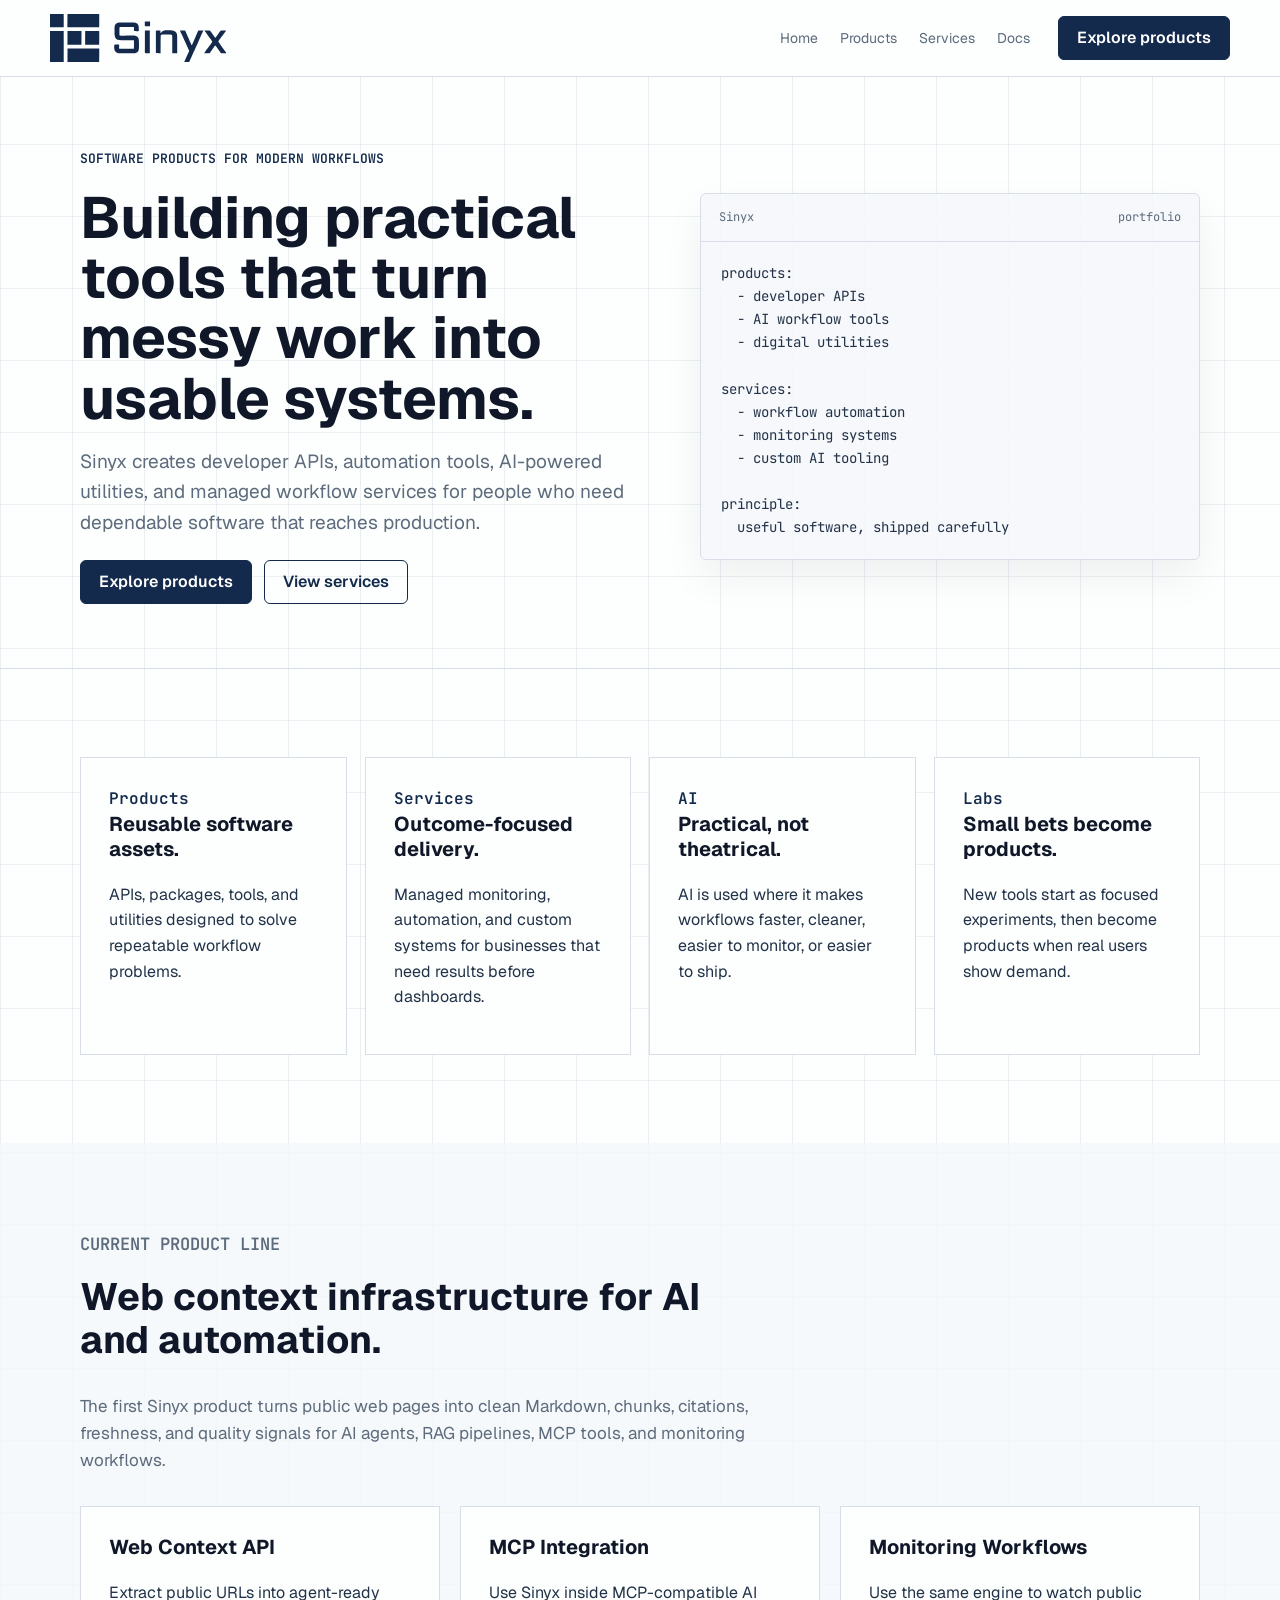
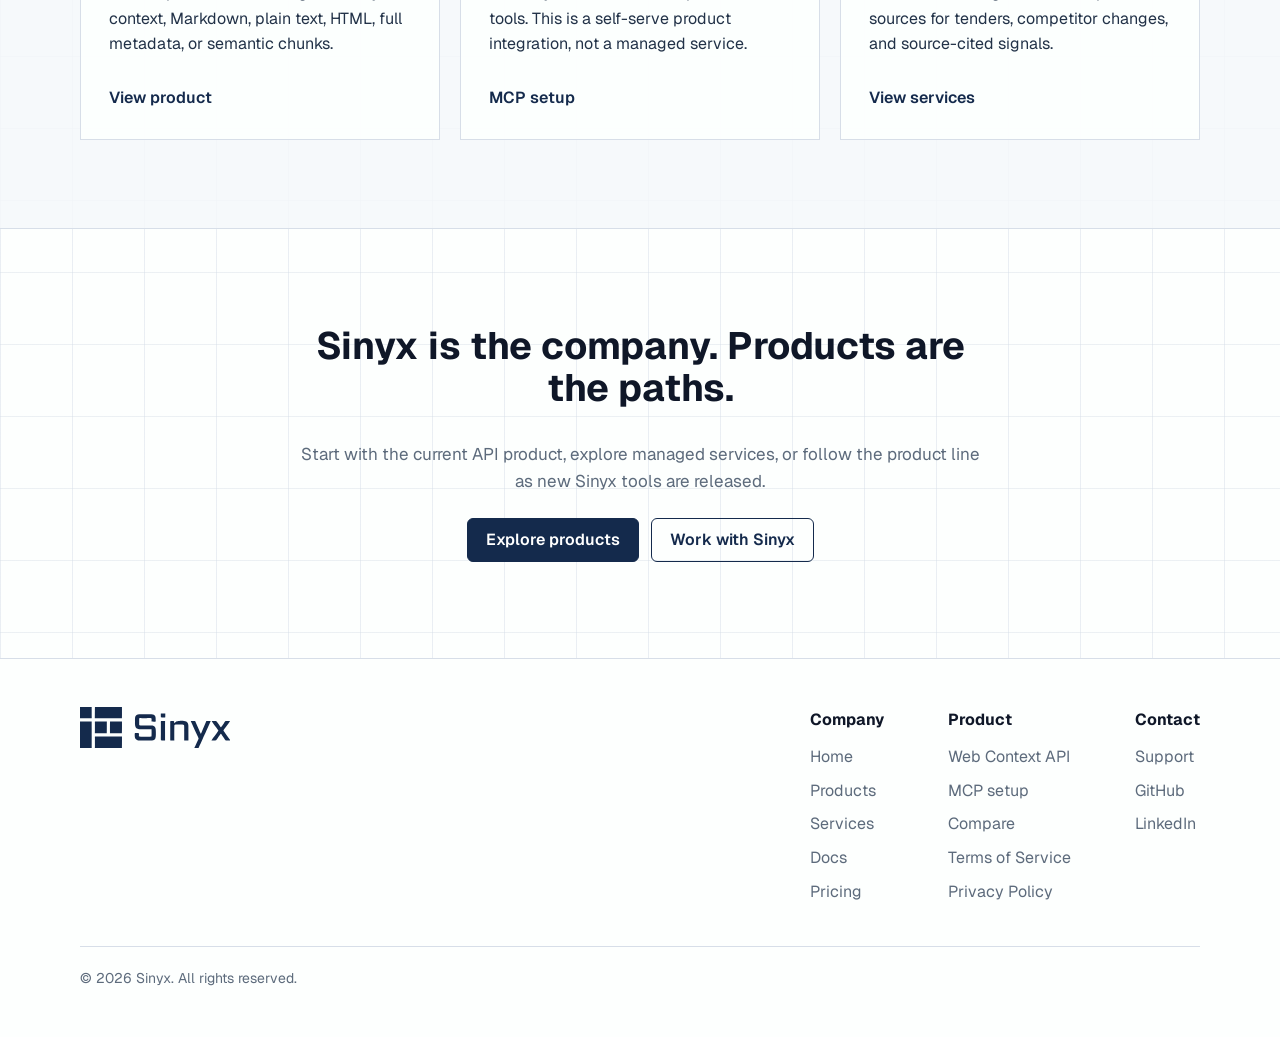
<file: index.html>
<!DOCTYPE html>
<html lang="en">
<head>
  <meta charset="UTF-8">
  <meta name="viewport" content="width=device-width, initial-scale=1.0">
  <title>Sinyx - Practical Software Products for Modern Workflows</title>
  <meta name="description" content="Sinyx builds practical software products across developer APIs, automation, AI tools, digital utilities, and managed workflow services.">
  <meta name="theme-color" content="#142A4C">
  <link rel="canonical" href="https://sinyx.me/">
  <meta property="og:title" content="Sinyx - Practical Software Products">
  <meta property="og:description" content="Developer APIs, automation, AI tools, digital utilities, and managed workflow services from Sinyx.">
  <meta property="og:type" content="website">
  <meta property="og:url" content="https://sinyx.me/">
  <meta property="og:image" content="https://sinyx.me/assets/social/sinyx-og-card.png">
  <meta name="twitter:card" content="summary_large_image">
  <meta name="twitter:title" content="Sinyx - Practical Software Products">
  <meta name="twitter:description" content="Developer APIs, automation, AI tools, digital utilities, and managed workflow services from Sinyx.">
  <meta name="twitter:image" content="https://sinyx.me/assets/social/sinyx-og-card.png">
  <link rel="icon" type="image/svg+xml" href="assets/icons/favicon.svg">
  <link rel="icon" type="image/png" sizes="32x32" href="assets/icons/favicon-32.png">
  <link rel="apple-touch-icon" sizes="180x180" href="assets/icons/apple-touch-icon.png">
  <link rel="manifest" href="site.webmanifest">
  <link rel="preconnect" href="https://fonts.googleapis.com">
  <link rel="preconnect" href="https://fonts.gstatic.com" crossorigin>
  <link href="https://fonts.googleapis.com/css2?family=Geist:wght@400;500;600;700&family=JetBrains+Mono:wght@400;500;600&display=swap" rel="stylesheet">
  <link rel="stylesheet" href="styles.css">
  <script type="application/ld+json">
    {
      "@context": "https://schema.org",
      "@type": "Organization",
      "name": "Sinyx",
      "description": "Sinyx builds practical software products across developer APIs, automation, AI tools, digital utilities, and managed workflow services.",
      "url": "https://sinyx.me/",
      "sameAs": [
        "https://github.com/imbasito",
        "https://www.linkedin.com/in/imbasito"
      ]
    }
  </script>
</head>
<body>
  <nav class="site-nav" aria-label="Main navigation">
    <div class="nav-inner">
      <a class="brand-link" href="/" aria-label="Sinyx home">
        <img src="assets/logo/sinyx-logo-primary.svg" alt="Sinyx" class="brand-logo">
      </a>
      <div class="nav-links">
        <a href="/">Home</a>
        <a href="/products">Products</a>
        <a href="/services">Services</a>
        <a href="/docs">Docs</a>
      </div>
      <a class="nav-cta" href="/products">Explore products</a>
    </div>
  </nav>

  <main>
    <section class="hero-section">
      <div class="shell hero-grid">
        <div class="hero-copy">
          <p class="eyebrow">Software products for modern workflows</p>
          <h1>Building practical tools that turn messy work into usable systems.</h1>
          <p class="hero-text">Sinyx creates developer APIs, automation tools, AI-powered utilities, and managed workflow services for people who need dependable software that reaches production.</p>
          <div class="hero-actions">
            <a class="button button-primary" href="/products">Explore products</a>
            <a class="button button-secondary" href="/services">View services</a>
          </div>
        </div>

        <div class="proof-panel" aria-label="Sinyx focus areas">
          <div class="proof-header">
            <span>Sinyx</span>
            <span>portfolio</span>
          </div>
          <pre><code>products:
  - developer APIs
  - AI workflow tools
  - digital utilities

services:
  - workflow automation
  - monitoring systems
  - custom AI tooling

principle:
  useful software, shipped carefully</code></pre>
        </div>
      </div>
    </section>

    <section class="shell trust-grid">
      <article>
        <span class="metric">Products</span>
        <h3>Reusable software assets.</h3>
        <p>APIs, packages, tools, and utilities designed to solve repeatable workflow problems.</p>
      </article>
      <article>
        <span class="metric">Services</span>
        <h3>Outcome-focused delivery.</h3>
        <p>Managed monitoring, automation, and custom systems for businesses that need results before dashboards.</p>
      </article>
      <article>
        <span class="metric">AI</span>
        <h3>Practical, not theatrical.</h3>
        <p>AI is used where it makes workflows faster, cleaner, easier to monitor, or easier to ship.</p>
      </article>
      <article>
        <span class="metric">Labs</span>
        <h3>Small bets become products.</h3>
        <p>New tools start as focused experiments, then become products when real users show demand.</p>
      </article>
    </section>

    <section class="section-band">
      <div class="shell">
        <div class="section-heading">
          <p class="eyebrow">Current product line</p>
          <h2>Web context infrastructure for AI and automation.</h2>
          <p>The first Sinyx product turns public web pages into clean Markdown, chunks, citations, freshness, and quality signals for AI agents, RAG pipelines, MCP tools, and monitoring workflows.</p>
        </div>
        <div class="format-grid">
          <article>
            <h3>Web Context API</h3>
            <p>Extract public URLs into agent-ready context, Markdown, plain text, HTML, full metadata, or semantic chunks.</p>
            <a class="text-link" href="/products">View product</a>
          </article>
          <article>
            <h3>MCP Integration</h3>
            <p>Use Sinyx inside MCP-compatible AI tools. This is a self-serve product integration, not a managed service.</p>
            <a class="text-link" href="/mcp">MCP setup</a>
          </article>
          <article>
            <h3>Monitoring Workflows</h3>
            <p>Use the same engine to watch public sources for tenders, competitor changes, and source-cited signals.</p>
            <a class="text-link" href="/services">View services</a>
          </article>
        </div>
      </div>
    </section>

    <section class="shell final-cta">
      <h2>Sinyx is the company. Products are the paths.</h2>
      <p>Start with the current API product, explore managed services, or follow the product line as new Sinyx tools are released.</p>
      <div class="hero-actions">
        <a class="button button-primary" href="/products">Explore products</a>
        <a class="button button-secondary" href="/services">Work with Sinyx</a>
      </div>
    </section>
  </main>

  <footer class="site-footer">
    <div class="shell footer-grid footer-grid-wide">
      <img src="assets/logo/sinyx-logo-primary.svg" alt="Sinyx" class="footer-logo">
      <div>
        <h4>Company</h4>
        <a href="/">Home</a>
        <a href="/products">Products</a>
        <a href="/services">Services</a>
        <a href="/docs">Docs</a>
        <a href="/pricing">Pricing</a>
      </div>
      <div>
        <h4>Product</h4>
        <a href="/products">Web Context API</a>
        <a href="/mcp">MCP setup</a>
        <a href="/compare">Compare</a>
        <a href="/tos">Terms of Service</a>
        <a href="/privacy">Privacy Policy</a>
      </div>
      <div>
        <h4>Contact</h4>
        <a href="mailto:ibasitkhan.98@gmail.com">Support</a>
        <a href="https://github.com/imbasito" target="_blank" rel="noreferrer">GitHub</a>
        <a href="https://www.linkedin.com/in/imbasito" target="_blank" rel="noreferrer">LinkedIn</a>
      </div>
    </div>
    <div class="shell footer-bottom">
      <p>&copy; 2026 Sinyx. All rights reserved.</p>
    </div>
  </footer>
</body>
</html>
</file>
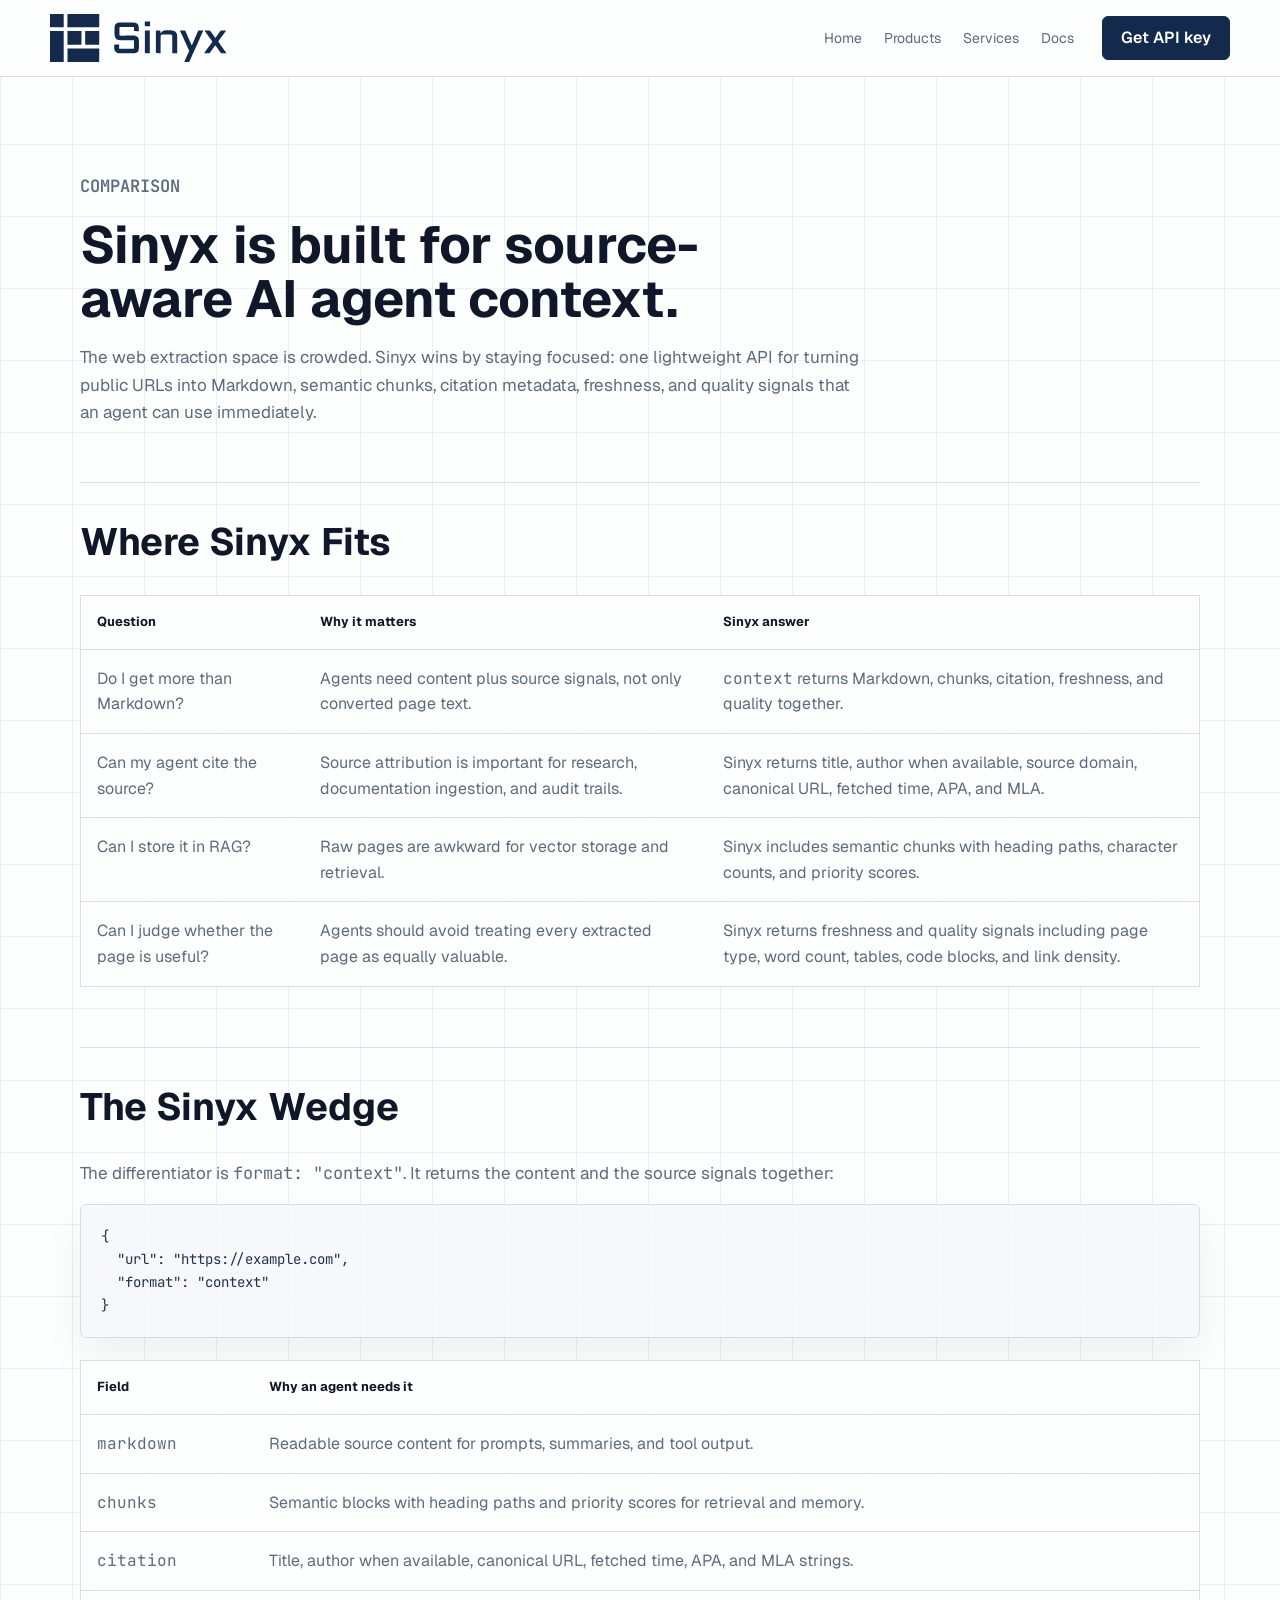
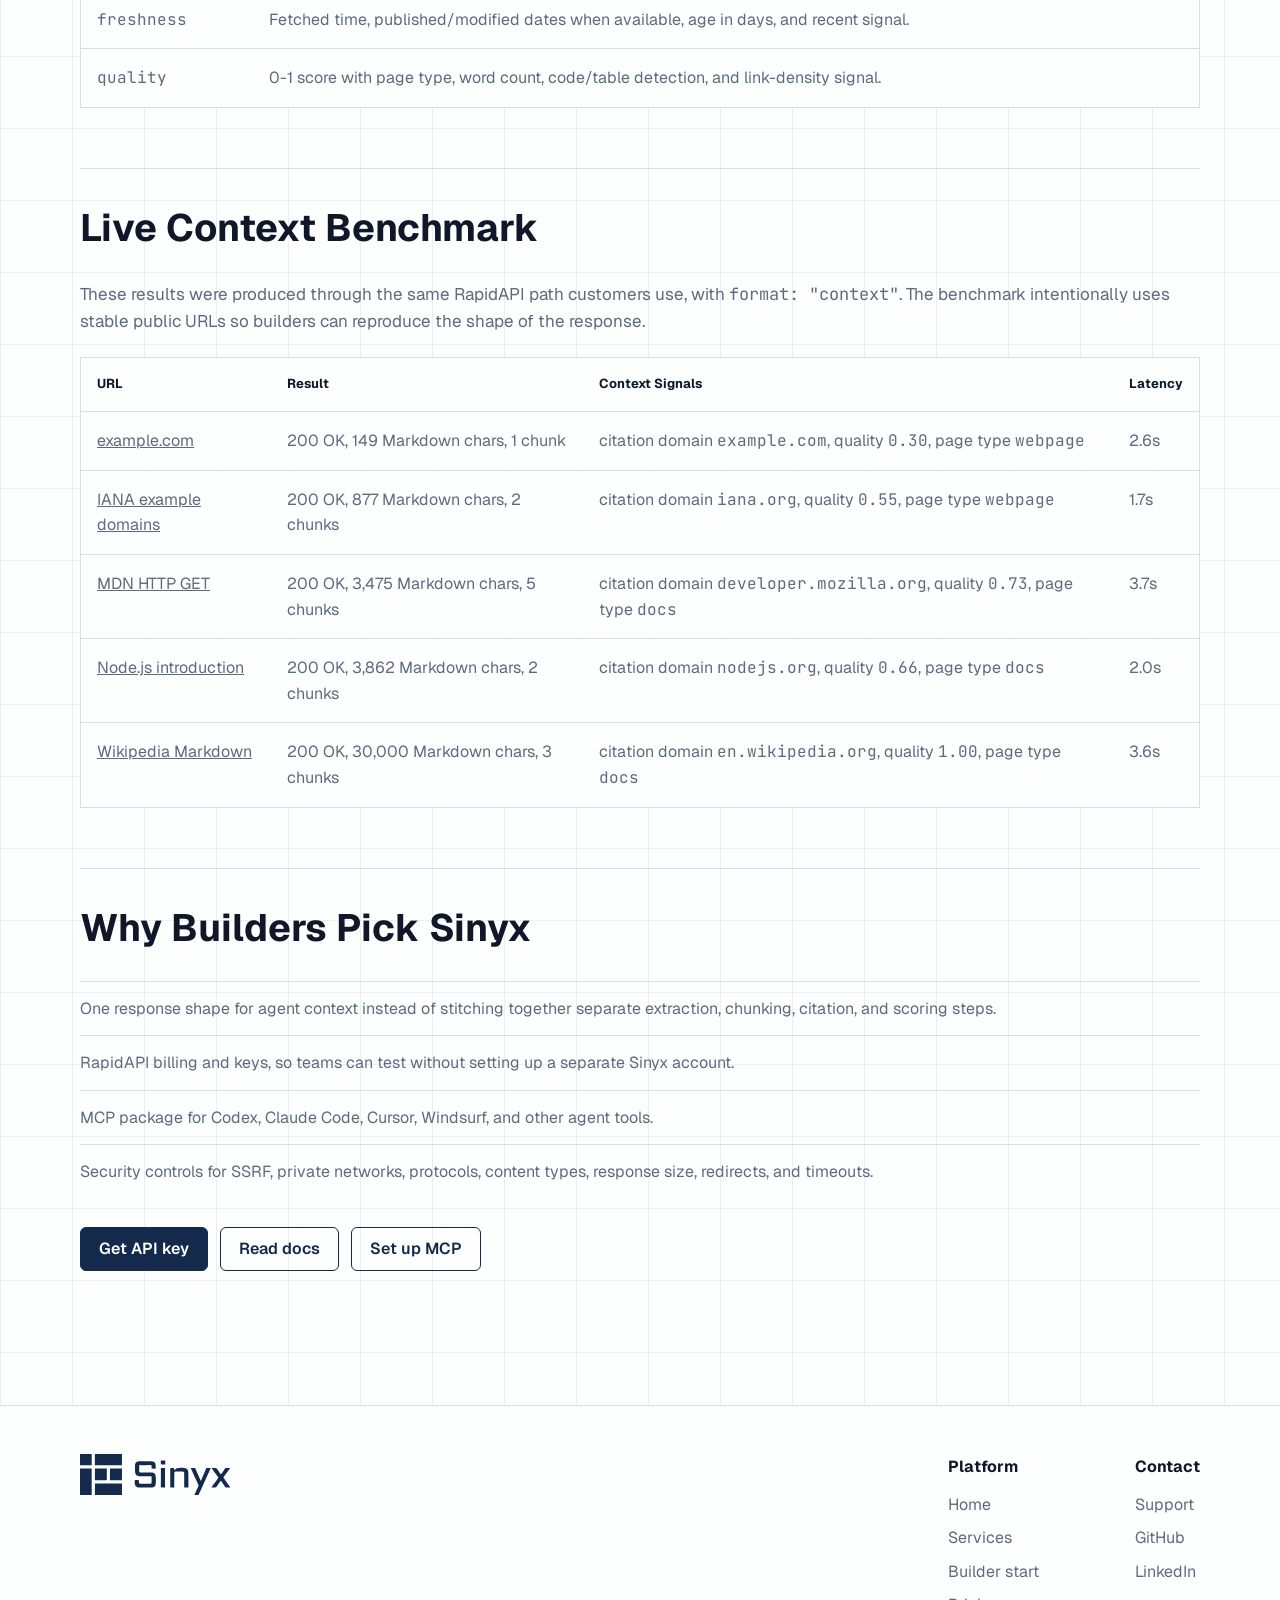
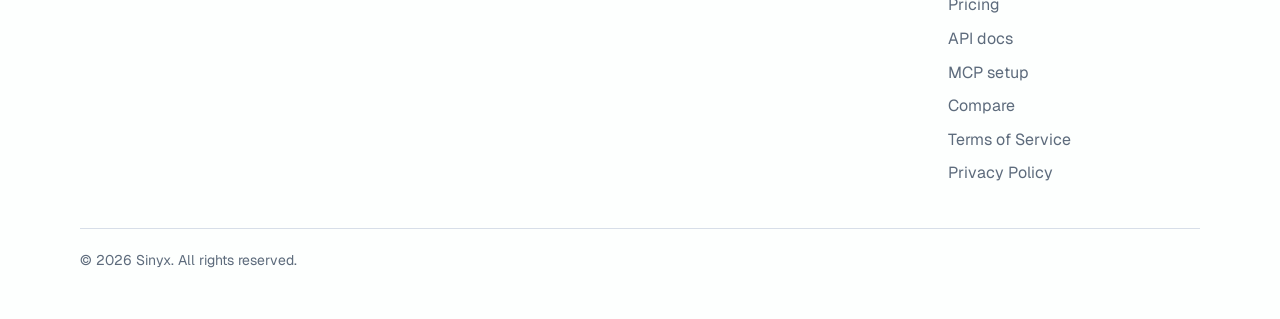
<file: compare.html>
<!DOCTYPE html>
<html lang="en">
<head>
  <meta charset="UTF-8">
  <meta name="viewport" content="width=device-width, initial-scale=1.0">
  <title>Sinyx vs Firecrawl, Jina Reader, and Tavily - Agent Context Comparison</title>
  <meta name="description" content="Compare Sinyx with Firecrawl, Jina Reader, and Tavily for AI agents that need Markdown, chunks, citations, freshness, quality signals, and MCP workflows.">
  <meta name="theme-color" content="#142A4C">
  <link rel="canonical" href="https://sinyx.me/compare">
  <meta property="og:title" content="Sinyx Agent Context Comparison">
  <meta property="og:description" content="See where Sinyx fits among Firecrawl, Jina Reader, and Tavily for source-aware AI agent context.">
  <meta property="og:type" content="article">
  <meta property="og:url" content="https://sinyx.me/compare">
  <meta property="og:image" content="https://sinyx.me/assets/social/sinyx-og-card.png">
  <meta name="twitter:card" content="summary_large_image">
  <link rel="icon" type="image/svg+xml" href="assets/icons/favicon.svg">
  <link rel="icon" type="image/png" sizes="32x32" href="assets/icons/favicon-32.png">
  <link rel="apple-touch-icon" sizes="180x180" href="assets/icons/apple-touch-icon.png">
  <link rel="manifest" href="site.webmanifest">
  <link rel="preconnect" href="https://fonts.googleapis.com">
  <link rel="preconnect" href="https://fonts.gstatic.com" crossorigin>
  <link href="https://fonts.googleapis.com/css2?family=Geist:wght@400;500;600;700&family=JetBrains+Mono:wght@400;500;600&display=swap" rel="stylesheet">
  <link rel="stylesheet" href="styles.css">
</head>
<body>
  <nav class="site-nav" aria-label="Main navigation">
    <div class="nav-inner">
      <a class="brand-link" href="/" aria-label="Sinyx home">
        <img src="assets/logo/sinyx-logo-primary.svg" alt="Sinyx" class="brand-logo">
      </a>
      <div class="nav-links">
        <a href="/">Home</a>
        <a href="/products">Products</a>
        <a href="/services">Services</a>
        <a href="/docs">Docs</a>
      </div>
      <a class="nav-cta" href="https://rapidapi.com/ibasitkhan98/api/sinyx/pricing" target="_blank" rel="noreferrer">Get API key</a>
    </div>
  </nav>

  <main class="doc-layout shell">
    <header class="doc-hero">
      <p class="eyebrow">Comparison</p>
      <h1>Sinyx is built for source-aware AI agent context.</h1>
      <p>The web extraction space is crowded. Sinyx wins by staying focused: one lightweight API for turning public URLs into Markdown, semantic chunks, citation metadata, freshness, and quality signals that an agent can use immediately.</p>
    </header>

    <section class="doc-section">
      <h2>Where Sinyx Fits</h2>
      <table>
        <thead>
          <tr>
            <th>Question</th>
            <th>Why it matters</th>
            <th>Sinyx answer</th>
          </tr>
        </thead>
        <tbody>
          <tr>
            <td>Do I get more than Markdown?</td>
            <td>Agents need content plus source signals, not only converted page text.</td>
            <td><code>context</code> returns Markdown, chunks, citation, freshness, and quality together.</td>
          </tr>
          <tr>
            <td>Can my agent cite the source?</td>
            <td>Source attribution is important for research, documentation ingestion, and audit trails.</td>
            <td>Sinyx returns title, author when available, source domain, canonical URL, fetched time, APA, and MLA.</td>
          </tr>
          <tr>
            <td>Can I store it in RAG?</td>
            <td>Raw pages are awkward for vector storage and retrieval.</td>
            <td>Sinyx includes semantic chunks with heading paths, character counts, and priority scores.</td>
          </tr>
          <tr>
            <td>Can I judge whether the page is useful?</td>
            <td>Agents should avoid treating every extracted page as equally valuable.</td>
            <td>Sinyx returns freshness and quality signals including page type, word count, tables, code blocks, and link density.</td>
          </tr>
        </tbody>
      </table>
    </section>

    <section class="doc-section">
      <h2>The Sinyx Wedge</h2>
      <p>The differentiator is <code>format: "context"</code>. It returns the content and the source signals together:</p>
      <pre><code>{
  "url": "https://example.com",
  "format": "context"
}</code></pre>
      <table>
        <thead>
          <tr>
            <th>Field</th>
            <th>Why an agent needs it</th>
          </tr>
        </thead>
        <tbody>
          <tr>
            <td><code>markdown</code></td>
            <td>Readable source content for prompts, summaries, and tool output.</td>
          </tr>
          <tr>
            <td><code>chunks</code></td>
            <td>Semantic blocks with heading paths and priority scores for retrieval and memory.</td>
          </tr>
          <tr>
            <td><code>citation</code></td>
            <td>Title, author when available, canonical URL, fetched time, APA, and MLA strings.</td>
          </tr>
          <tr>
            <td><code>freshness</code></td>
            <td>Fetched time, published/modified dates when available, age in days, and recent signal.</td>
          </tr>
          <tr>
            <td><code>quality</code></td>
            <td>0-1 score with page type, word count, code/table detection, and link-density signal.</td>
          </tr>
        </tbody>
      </table>
    </section>

    <section class="doc-section">
      <h2>Live Context Benchmark</h2>
      <p>These results were produced through the same RapidAPI path customers use, with <code>format: "context"</code>. The benchmark intentionally uses stable public URLs so builders can reproduce the shape of the response.</p>
      <table>
        <thead>
          <tr>
            <th>URL</th>
            <th>Result</th>
            <th>Context Signals</th>
            <th>Latency</th>
          </tr>
        </thead>
        <tbody>
          <tr>
            <td><a href="https://example.com" target="_blank" rel="noreferrer">example.com</a></td>
            <td>200 OK, 149 Markdown chars, 1 chunk</td>
            <td>citation domain <code>example.com</code>, quality <code>0.30</code>, page type <code>webpage</code></td>
            <td>2.6s</td>
          </tr>
          <tr>
            <td><a href="https://www.iana.org/help/example-domains" target="_blank" rel="noreferrer">IANA example domains</a></td>
            <td>200 OK, 877 Markdown chars, 2 chunks</td>
            <td>citation domain <code>iana.org</code>, quality <code>0.55</code>, page type <code>webpage</code></td>
            <td>1.7s</td>
          </tr>
          <tr>
            <td><a href="https://developer.mozilla.org/en-US/docs/Web/HTTP/Reference/Methods/GET" target="_blank" rel="noreferrer">MDN HTTP GET</a></td>
            <td>200 OK, 3,475 Markdown chars, 5 chunks</td>
            <td>citation domain <code>developer.mozilla.org</code>, quality <code>0.73</code>, page type <code>docs</code></td>
            <td>3.7s</td>
          </tr>
          <tr>
            <td><a href="https://nodejs.org/en/learn/getting-started/introduction-to-nodejs" target="_blank" rel="noreferrer">Node.js introduction</a></td>
            <td>200 OK, 3,862 Markdown chars, 2 chunks</td>
            <td>citation domain <code>nodejs.org</code>, quality <code>0.66</code>, page type <code>docs</code></td>
            <td>2.0s</td>
          </tr>
          <tr>
            <td><a href="https://en.wikipedia.org/wiki/Markdown" target="_blank" rel="noreferrer">Wikipedia Markdown</a></td>
            <td>200 OK, 30,000 Markdown chars, 3 chunks</td>
            <td>citation domain <code>en.wikipedia.org</code>, quality <code>1.00</code>, page type <code>docs</code></td>
            <td>3.6s</td>
          </tr>
        </tbody>
      </table>
    </section>

    <section class="doc-section">
      <h2>Why Builders Pick Sinyx</h2>
      <ul class="pricing-list">
        <li>One response shape for agent context instead of stitching together separate extraction, chunking, citation, and scoring steps.</li>
        <li>RapidAPI billing and keys, so teams can test without setting up a separate Sinyx account.</li>
        <li>MCP package for Codex, Claude Code, Cursor, Windsurf, and other agent tools.</li>
        <li>Security controls for SSRF, private networks, protocols, content types, response size, redirects, and timeouts.</li>
      </ul>
      <div class="pricing-actions">
        <a class="button button-primary" href="https://rapidapi.com/ibasitkhan98/api/sinyx/pricing" target="_blank" rel="noreferrer">Get API key</a>
        <a class="button button-secondary" href="/docs">Read docs</a>
        <a class="button button-secondary" href="/mcp">Set up MCP</a>
      </div>
    </section>
  </main>

  <footer class="site-footer">
    <div class="shell footer-grid">
      <img src="assets/logo/sinyx-logo-primary.svg" alt="Sinyx" class="footer-logo">
      <div>
        <h4>Platform</h4>
        <a href="/">Home</a>
        <a href="/services">Services</a>
        <a href="/start">Builder start</a>
        <a href="/pricing">Pricing</a>
        <a href="/docs">API docs</a>
        <a href="/mcp">MCP setup</a>
        <a href="/compare">Compare</a>
        <a href="/tos">Terms of Service</a>
        <a href="/privacy">Privacy Policy</a>
      </div>
      <div>
        <h4>Contact</h4>
        <a href="mailto:ibasitkhan.98@gmail.com">Support</a>
        <a href="https://github.com/imbasito" target="_blank" rel="noreferrer">GitHub</a>
        <a href="https://www.linkedin.com/in/imbasito" target="_blank" rel="noreferrer">LinkedIn</a>
      </div>
    </div>
    <div class="shell footer-bottom">
      <p>&copy; 2026 Sinyx. All rights reserved.</p>
    </div>
  </footer>
</body>
</html>
</file>
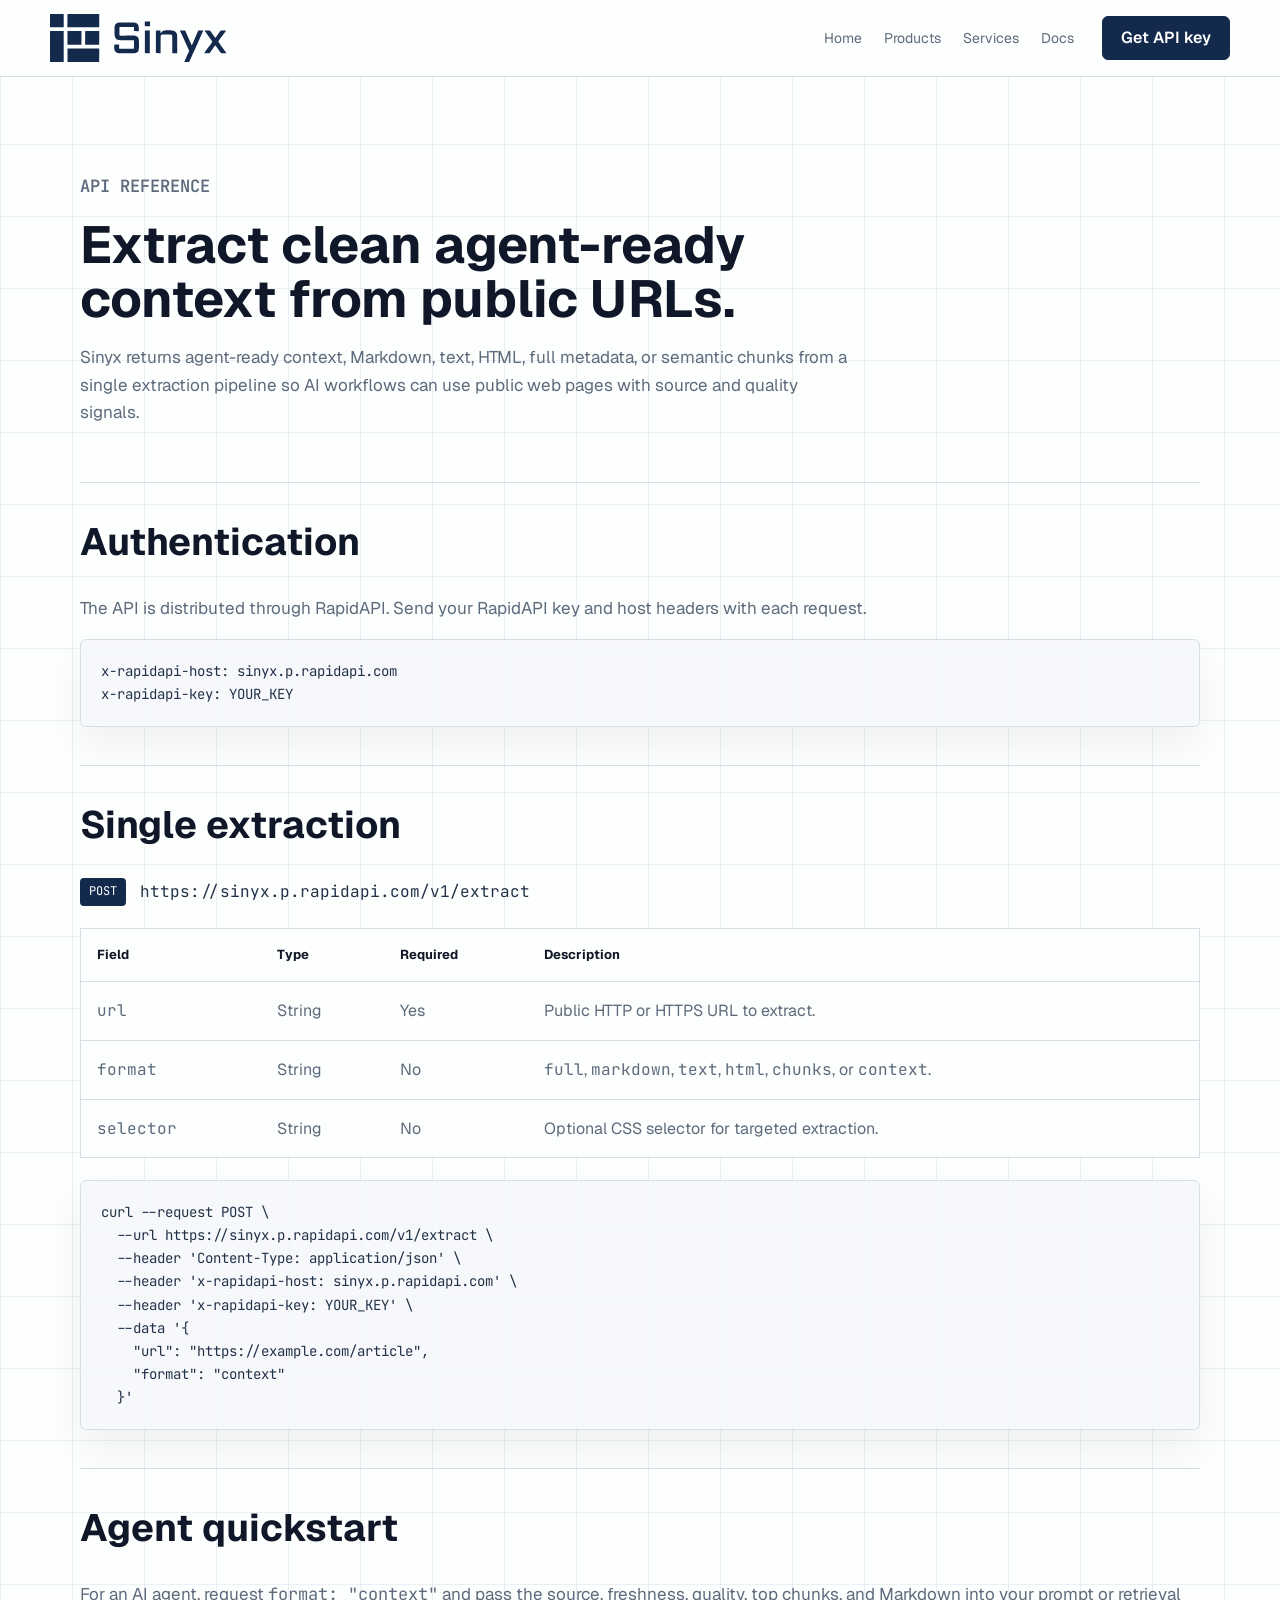
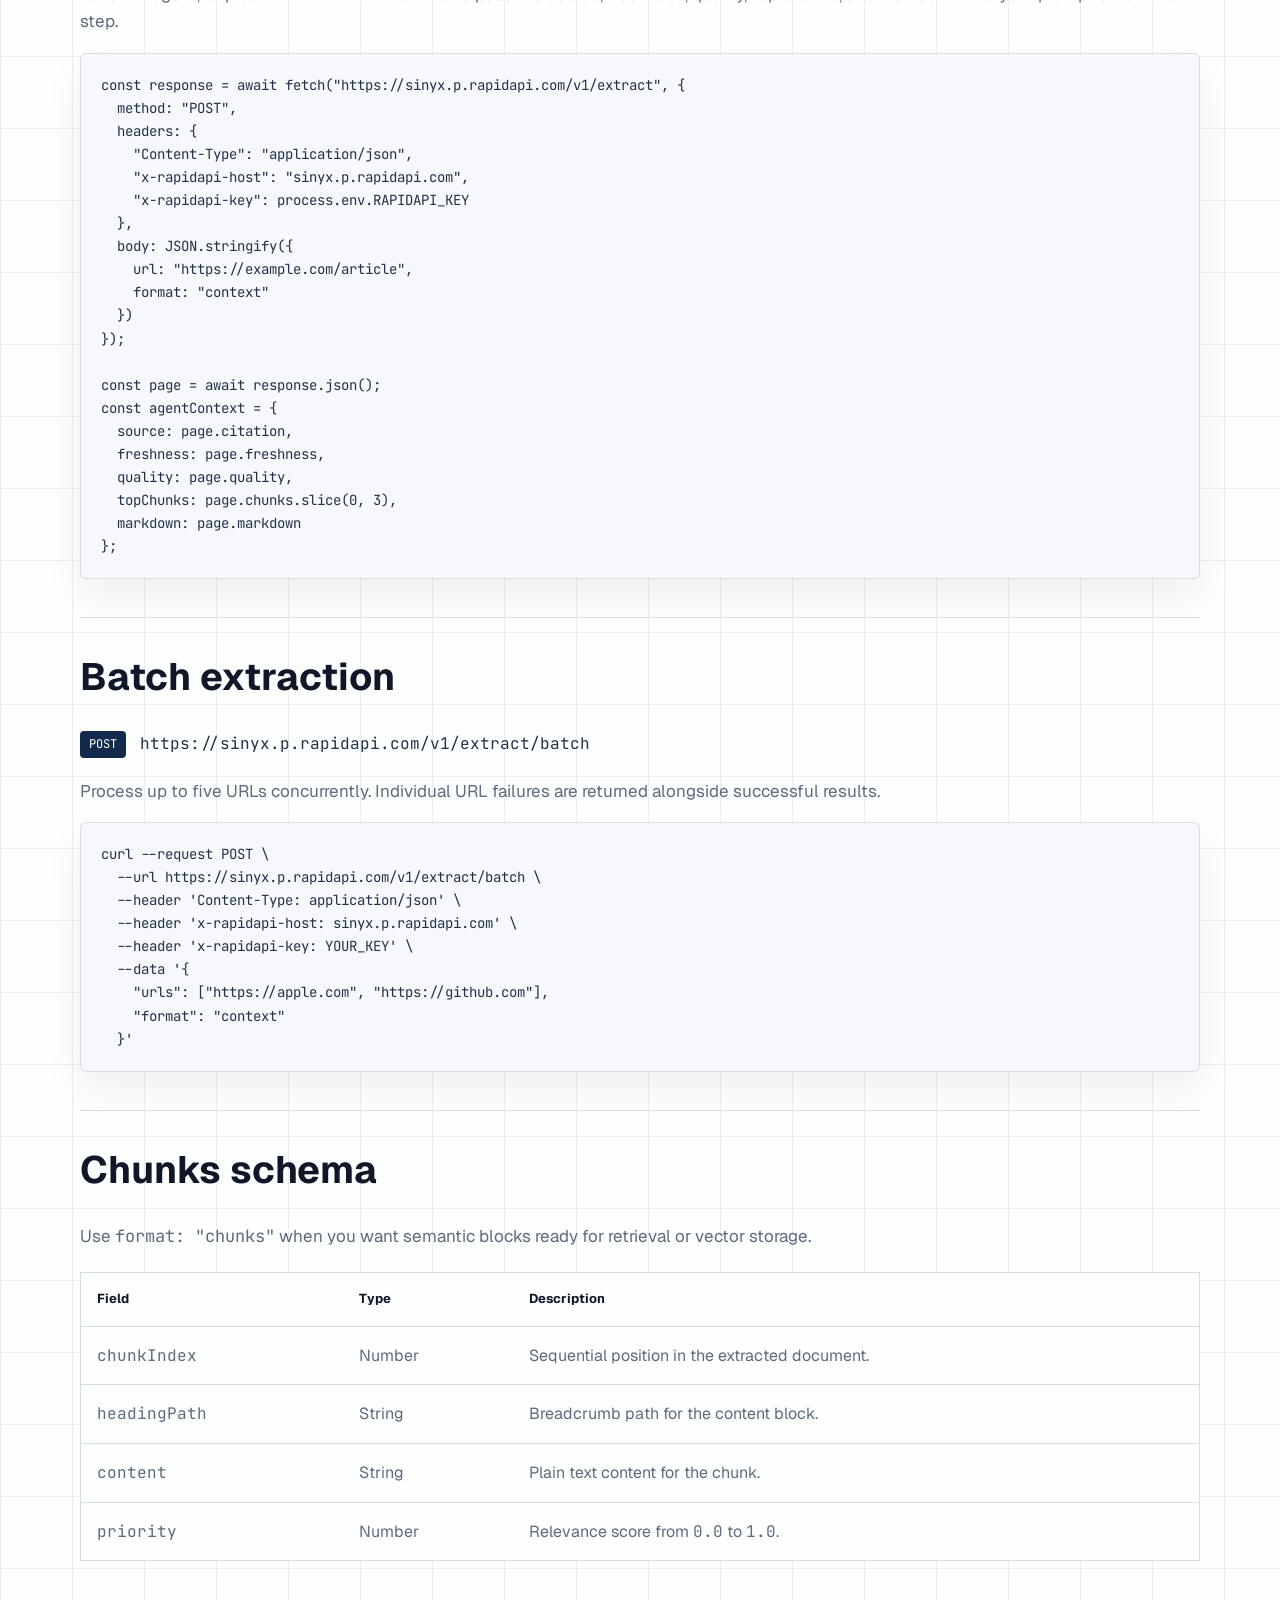
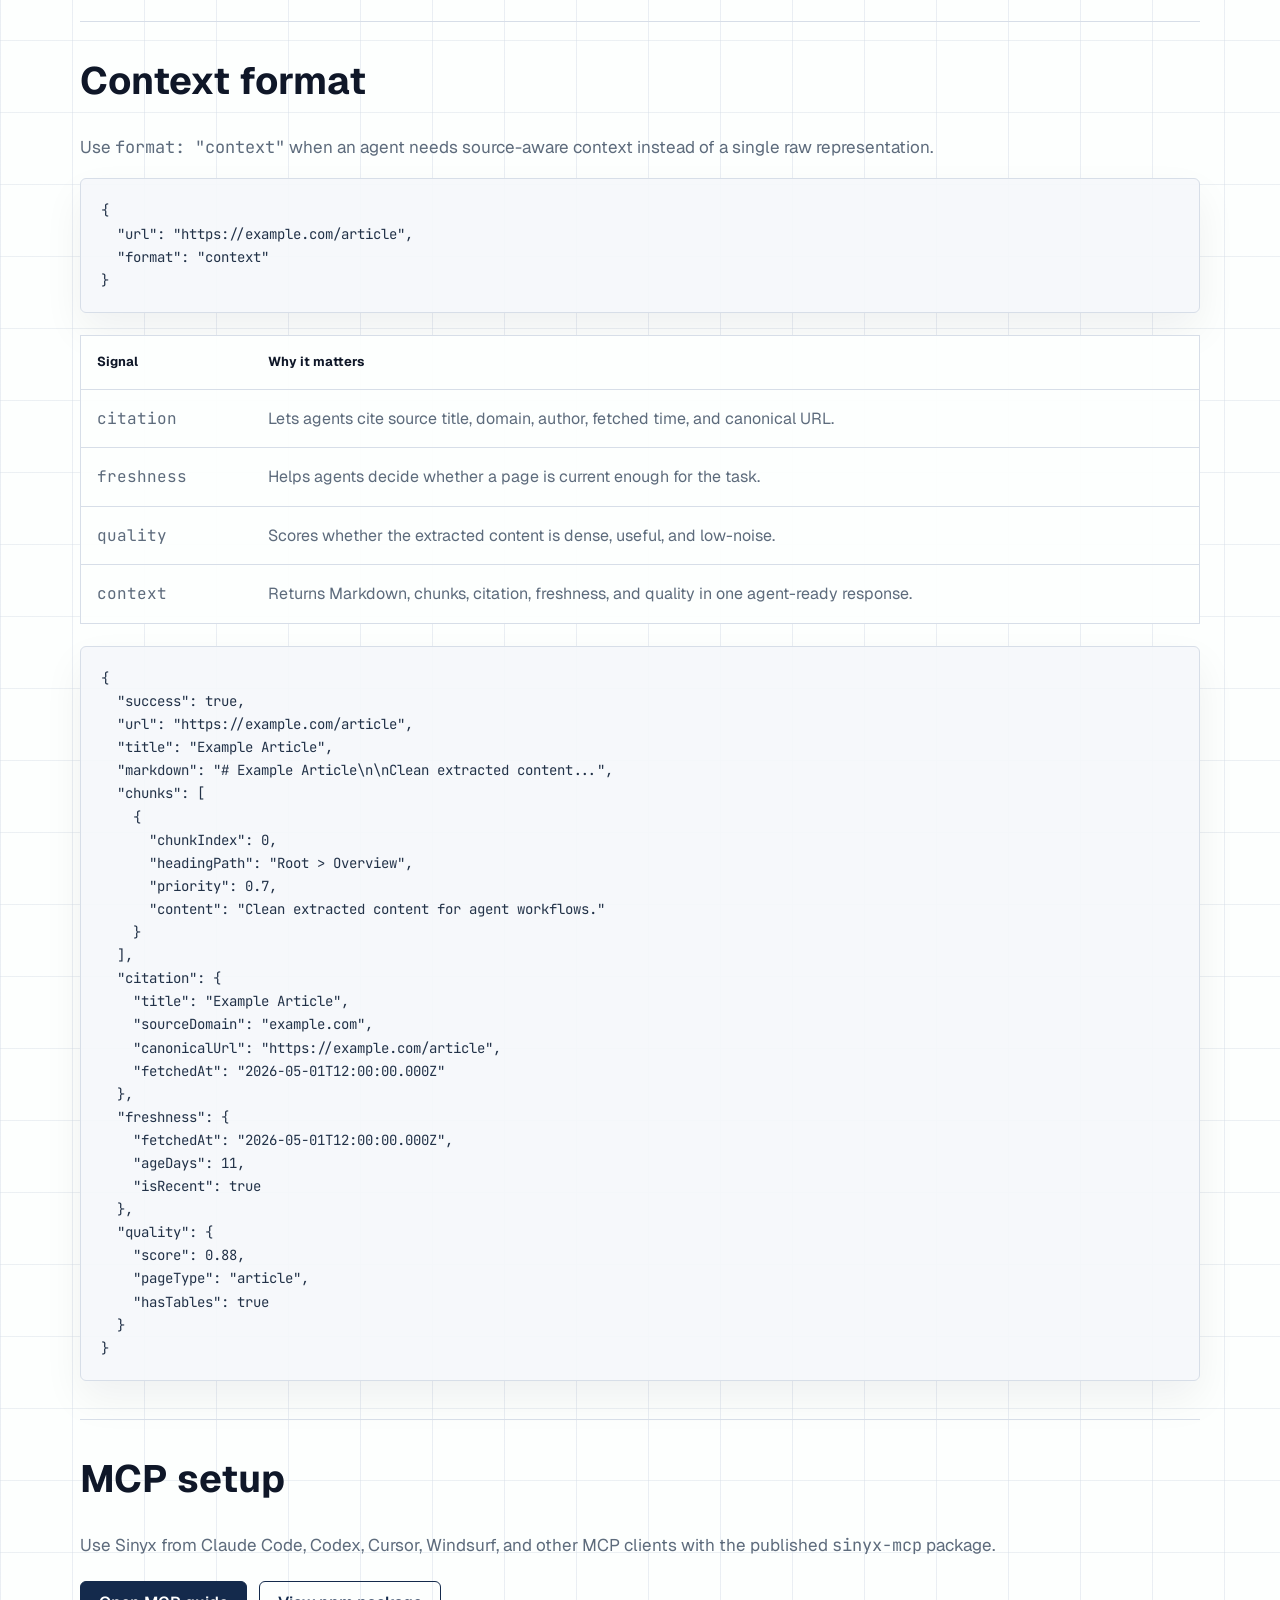
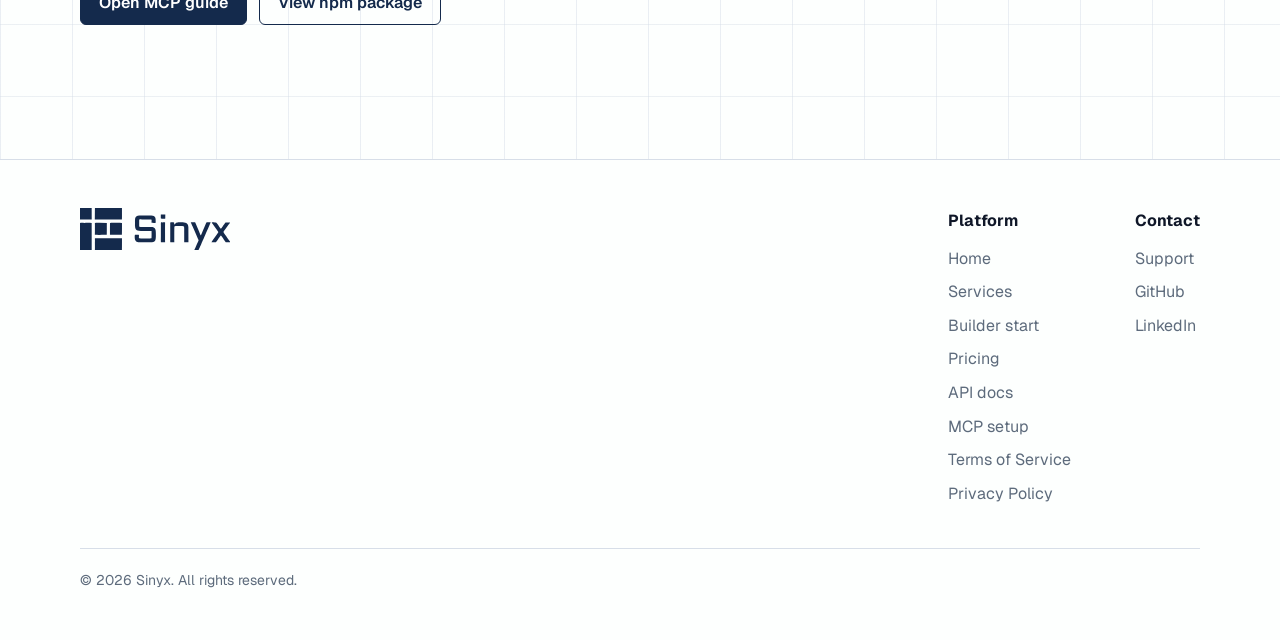
<file: docs.html>
<!DOCTYPE html>
<html lang="en">
<head>
  <meta charset="UTF-8">
  <meta name="viewport" content="width=device-width, initial-scale=1.0">
  <title>Documentation - Sinyx</title>
  <meta name="description" content="Sinyx API documentation for extracting public URLs into agent-ready context, Markdown, chunks, citations, freshness, and quality signals.">
  <meta name="theme-color" content="#142A4C">
  <link rel="canonical" href="https://sinyx.me/docs">
  <meta property="og:title" content="Documentation - Sinyx">
  <meta property="og:description" content="Sinyx API documentation for extracting public URLs into agent-ready context, Markdown, chunks, citations, freshness, and quality signals.">
  <meta property="og:type" content="article">
  <meta property="og:url" content="https://sinyx.me/docs">
  <meta property="og:image" content="https://sinyx.me/assets/social/sinyx-og-card.png">
  <meta name="twitter:card" content="summary_large_image">
  <link rel="icon" type="image/svg+xml" href="assets/icons/favicon.svg">
  <link rel="icon" type="image/png" sizes="32x32" href="assets/icons/favicon-32.png">
  <link rel="apple-touch-icon" sizes="180x180" href="assets/icons/apple-touch-icon.png">
  <link rel="manifest" href="site.webmanifest">
  <link rel="preconnect" href="https://fonts.googleapis.com">
  <link rel="preconnect" href="https://fonts.gstatic.com" crossorigin>
  <link href="https://fonts.googleapis.com/css2?family=Geist:wght@400;500;600;700&family=JetBrains+Mono:wght@400;500;600&display=swap" rel="stylesheet">
  <link rel="stylesheet" href="styles.css">
  <script type="application/ld+json">
    {
      "@context": "https://schema.org",
      "@type": "TechArticle",
      "headline": "Sinyx API Documentation",
      "description": "Sinyx API documentation for extracting public URLs into agent-ready context, Markdown, chunks, citations, freshness, and quality signals.",
      "url": "https://sinyx.me/docs",
      "publisher": {
        "@type": "Organization",
        "name": "Sinyx",
        "url": "https://sinyx.me/"
      }
    }
  </script>
</head>
<body>
  <nav class="site-nav" aria-label="Main navigation">
    <div class="nav-inner">
      <a class="brand-link" href="/" aria-label="Sinyx home">
        <img src="assets/logo/sinyx-logo-primary.svg" alt="Sinyx" class="brand-logo">
      </a>
      <div class="nav-links">
        <a href="/">Home</a>
        <a href="/products">Products</a>
        <a href="/services">Services</a>
        <a href="/docs">Docs</a>
      </div>
      <a class="nav-cta" href="https://rapidapi.com/ibasitkhan98/api/sinyx/pricing" target="_blank" rel="noreferrer">Get API key</a>
    </div>
  </nav>

  <main class="doc-layout shell">
    <header class="doc-hero">
      <p class="eyebrow">API reference</p>
      <h1>Extract clean agent-ready context from public URLs.</h1>
      <p>Sinyx returns agent-ready context, Markdown, text, HTML, full metadata, or semantic chunks from a single extraction pipeline so AI workflows can use public web pages with source and quality signals.</p>
    </header>

    <section class="doc-section">
      <h2>Authentication</h2>
      <p>The API is distributed through RapidAPI. Send your RapidAPI key and host headers with each request.</p>
      <pre><code>x-rapidapi-host: sinyx.p.rapidapi.com
x-rapidapi-key: YOUR_KEY</code></pre>
    </section>

    <section class="doc-section">
      <h2>Single extraction</h2>
      <div class="endpoint-row">
        <span>POST</span>
        <code>https://sinyx.p.rapidapi.com/v1/extract</code>
      </div>
      <table>
        <thead>
          <tr>
            <th>Field</th>
            <th>Type</th>
            <th>Required</th>
            <th>Description</th>
          </tr>
        </thead>
        <tbody>
          <tr>
            <td><code>url</code></td>
            <td>String</td>
            <td>Yes</td>
            <td>Public HTTP or HTTPS URL to extract.</td>
          </tr>
          <tr>
            <td><code>format</code></td>
            <td>String</td>
            <td>No</td>
            <td><code>full</code>, <code>markdown</code>, <code>text</code>, <code>html</code>, <code>chunks</code>, or <code>context</code>.</td>
          </tr>
          <tr>
            <td><code>selector</code></td>
            <td>String</td>
            <td>No</td>
            <td>Optional CSS selector for targeted extraction.</td>
          </tr>
        </tbody>
      </table>
      <pre><code>curl --request POST \
  --url https://sinyx.p.rapidapi.com/v1/extract \
  --header 'Content-Type: application/json' \
  --header 'x-rapidapi-host: sinyx.p.rapidapi.com' \
  --header 'x-rapidapi-key: YOUR_KEY' \
  --data '{
    "url": "https://example.com/article",
    "format": "context"
  }'</code></pre>
    </section>

    <section class="doc-section">
      <h2>Agent quickstart</h2>
      <p>For an AI agent, request <code>format: "context"</code> and pass the source, freshness, quality, top chunks, and Markdown into your prompt or retrieval step.</p>
      <pre><code>const response = await fetch("https://sinyx.p.rapidapi.com/v1/extract", {
  method: "POST",
  headers: {
    "Content-Type": "application/json",
    "x-rapidapi-host": "sinyx.p.rapidapi.com",
    "x-rapidapi-key": process.env.RAPIDAPI_KEY
  },
  body: JSON.stringify({
    url: "https://example.com/article",
    format: "context"
  })
});

const page = await response.json();
const agentContext = {
  source: page.citation,
  freshness: page.freshness,
  quality: page.quality,
  topChunks: page.chunks.slice(0, 3),
  markdown: page.markdown
};</code></pre>
    </section>

    <section class="doc-section">
      <h2>Batch extraction</h2>
      <div class="endpoint-row">
        <span>POST</span>
        <code>https://sinyx.p.rapidapi.com/v1/extract/batch</code>
      </div>
      <p>Process up to five URLs concurrently. Individual URL failures are returned alongside successful results.</p>
      <pre><code>curl --request POST \
  --url https://sinyx.p.rapidapi.com/v1/extract/batch \
  --header 'Content-Type: application/json' \
  --header 'x-rapidapi-host: sinyx.p.rapidapi.com' \
  --header 'x-rapidapi-key: YOUR_KEY' \
  --data '{
    "urls": ["https://apple.com", "https://github.com"],
    "format": "context"
  }'</code></pre>
    </section>

    <section class="doc-section">
      <h2>Chunks schema</h2>
      <p>Use <code>format: "chunks"</code> when you want semantic blocks ready for retrieval or vector storage.</p>
      <table>
        <thead>
          <tr>
            <th>Field</th>
            <th>Type</th>
            <th>Description</th>
          </tr>
        </thead>
        <tbody>
          <tr>
            <td><code>chunkIndex</code></td>
            <td>Number</td>
            <td>Sequential position in the extracted document.</td>
          </tr>
          <tr>
            <td><code>headingPath</code></td>
            <td>String</td>
            <td>Breadcrumb path for the content block.</td>
          </tr>
          <tr>
            <td><code>content</code></td>
            <td>String</td>
            <td>Plain text content for the chunk.</td>
          </tr>
          <tr>
            <td><code>priority</code></td>
            <td>Number</td>
            <td>Relevance score from <code>0.0</code> to <code>1.0</code>.</td>
          </tr>
        </tbody>
      </table>
    </section>

    <section class="doc-section">
      <h2>Context format</h2>
      <p>Use <code>format: "context"</code> when an agent needs source-aware context instead of a single raw representation.</p>
      <pre><code>{
  "url": "https://example.com/article",
  "format": "context"
}</code></pre>
      <table>
        <thead>
          <tr>
            <th>Signal</th>
            <th>Why it matters</th>
          </tr>
        </thead>
        <tbody>
          <tr>
            <td><code>citation</code></td>
            <td>Lets agents cite source title, domain, author, fetched time, and canonical URL.</td>
          </tr>
          <tr>
            <td><code>freshness</code></td>
            <td>Helps agents decide whether a page is current enough for the task.</td>
          </tr>
          <tr>
            <td><code>quality</code></td>
            <td>Scores whether the extracted content is dense, useful, and low-noise.</td>
          </tr>
          <tr>
            <td><code>context</code></td>
            <td>Returns Markdown, chunks, citation, freshness, and quality in one agent-ready response.</td>
          </tr>
        </tbody>
      </table>
      <pre><code>{
  "success": true,
  "url": "https://example.com/article",
  "title": "Example Article",
  "markdown": "# Example Article\n\nClean extracted content...",
  "chunks": [
    {
      "chunkIndex": 0,
      "headingPath": "Root > Overview",
      "priority": 0.7,
      "content": "Clean extracted content for agent workflows."
    }
  ],
  "citation": {
    "title": "Example Article",
    "sourceDomain": "example.com",
    "canonicalUrl": "https://example.com/article",
    "fetchedAt": "2026-05-01T12:00:00.000Z"
  },
  "freshness": {
    "fetchedAt": "2026-05-01T12:00:00.000Z",
    "ageDays": 11,
    "isRecent": true
  },
  "quality": {
    "score": 0.88,
    "pageType": "article",
    "hasTables": true
  }
}</code></pre>
    </section>

    <section class="doc-section">
      <h2>MCP setup</h2>
      <p>Use Sinyx from Claude Code, Codex, Cursor, Windsurf, and other MCP clients with the published <code>sinyx-mcp</code> package.</p>
      <div class="hero-actions">
        <a class="button button-primary" href="/mcp">Open MCP guide</a>
        <a class="button button-secondary" href="https://www.npmjs.com/package/sinyx-mcp" target="_blank" rel="noreferrer">View npm package</a>
      </div>
    </section>
  </main>

  <footer class="site-footer">
    <div class="shell footer-grid">
      <img src="assets/logo/sinyx-logo-primary.svg" alt="Sinyx" class="footer-logo">
      <div>
        <h4>Platform</h4>
        <a href="/">Home</a>
        <a href="/services">Services</a>
        <a href="/start">Builder start</a>
        <a href="/pricing">Pricing</a>
        <a href="/docs">API docs</a>
        <a href="/mcp">MCP setup</a>
        <a href="/tos">Terms of Service</a>
        <a href="/privacy">Privacy Policy</a>
      </div>
      <div>
        <h4>Contact</h4>
        <a href="mailto:ibasitkhan.98@gmail.com">Support</a>
        <a href="https://github.com/imbasito" target="_blank" rel="noreferrer">GitHub</a>
        <a href="https://www.linkedin.com/in/imbasito" target="_blank" rel="noreferrer">LinkedIn</a>
      </div>
    </div>
    <div class="shell footer-bottom">
      <p>&copy; 2026 Sinyx. All rights reserved.</p>
    </div>
  </footer>
</body>
</html>
</file>
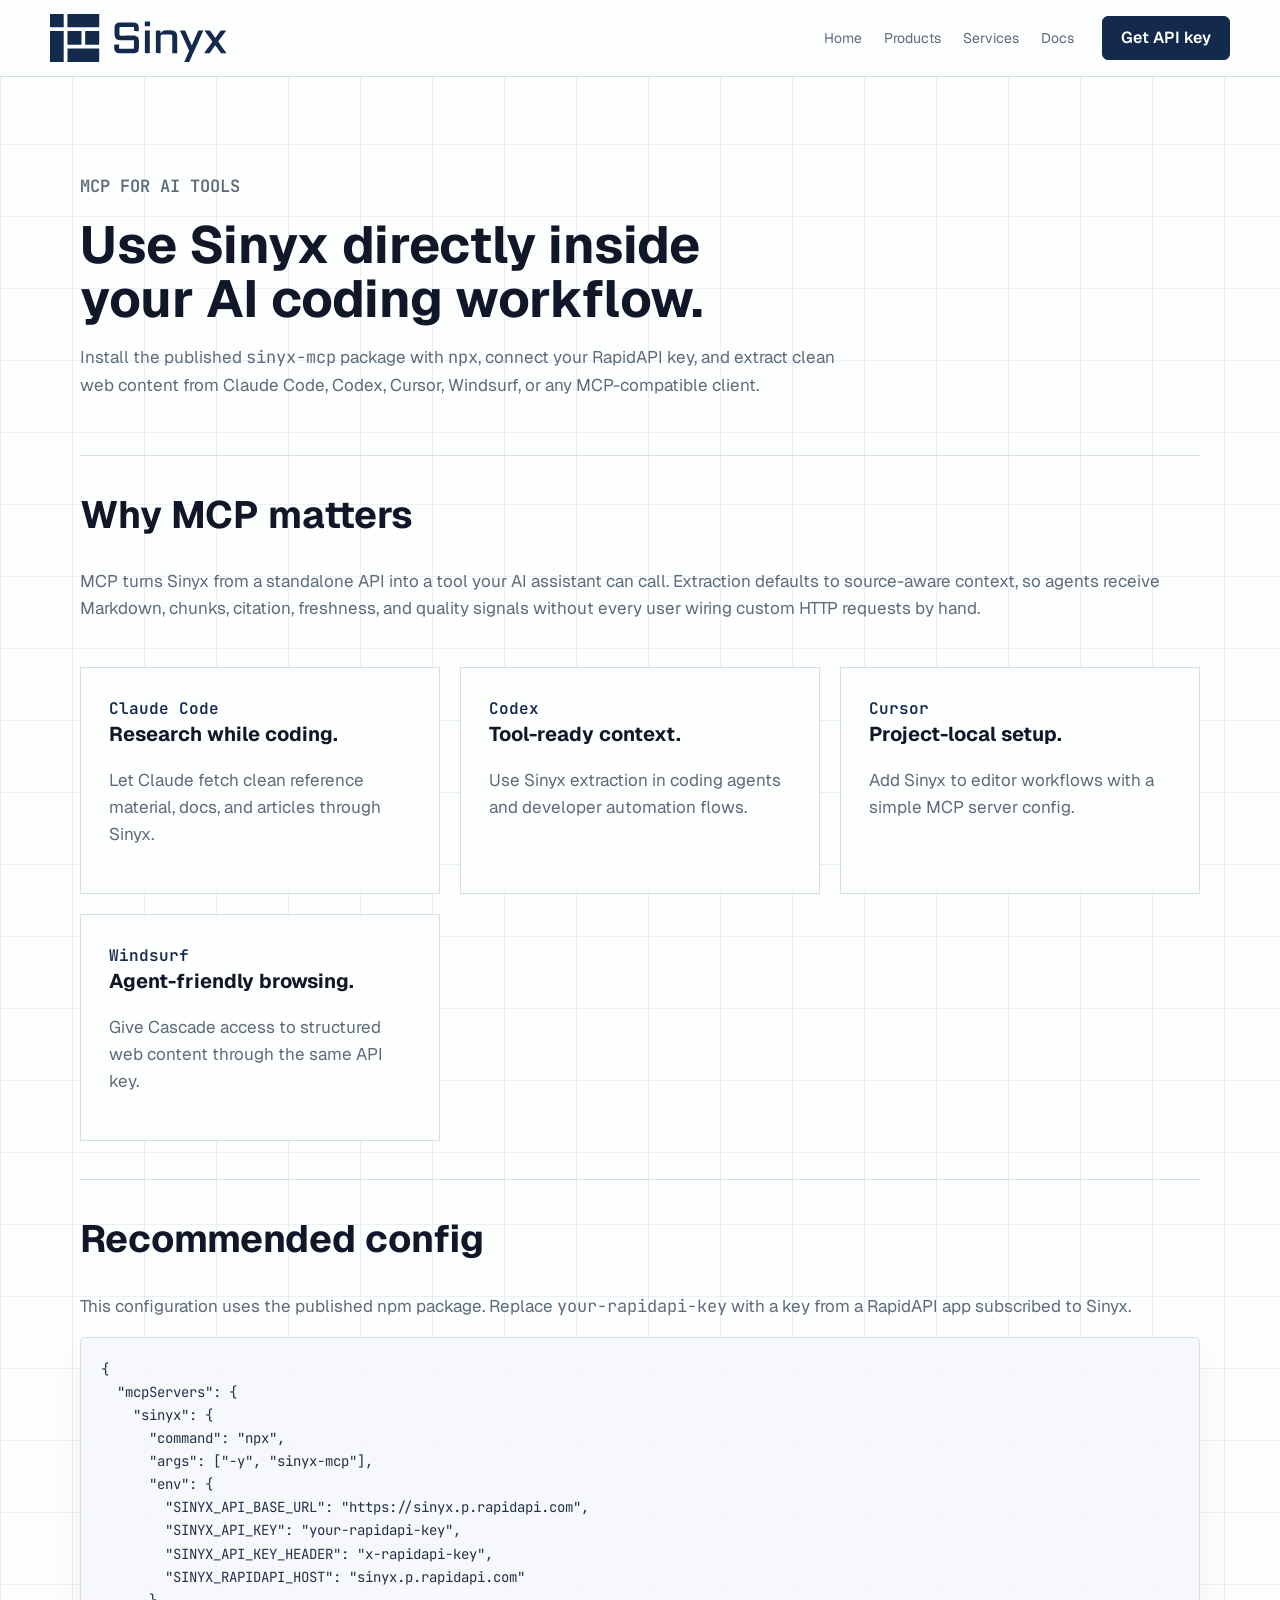
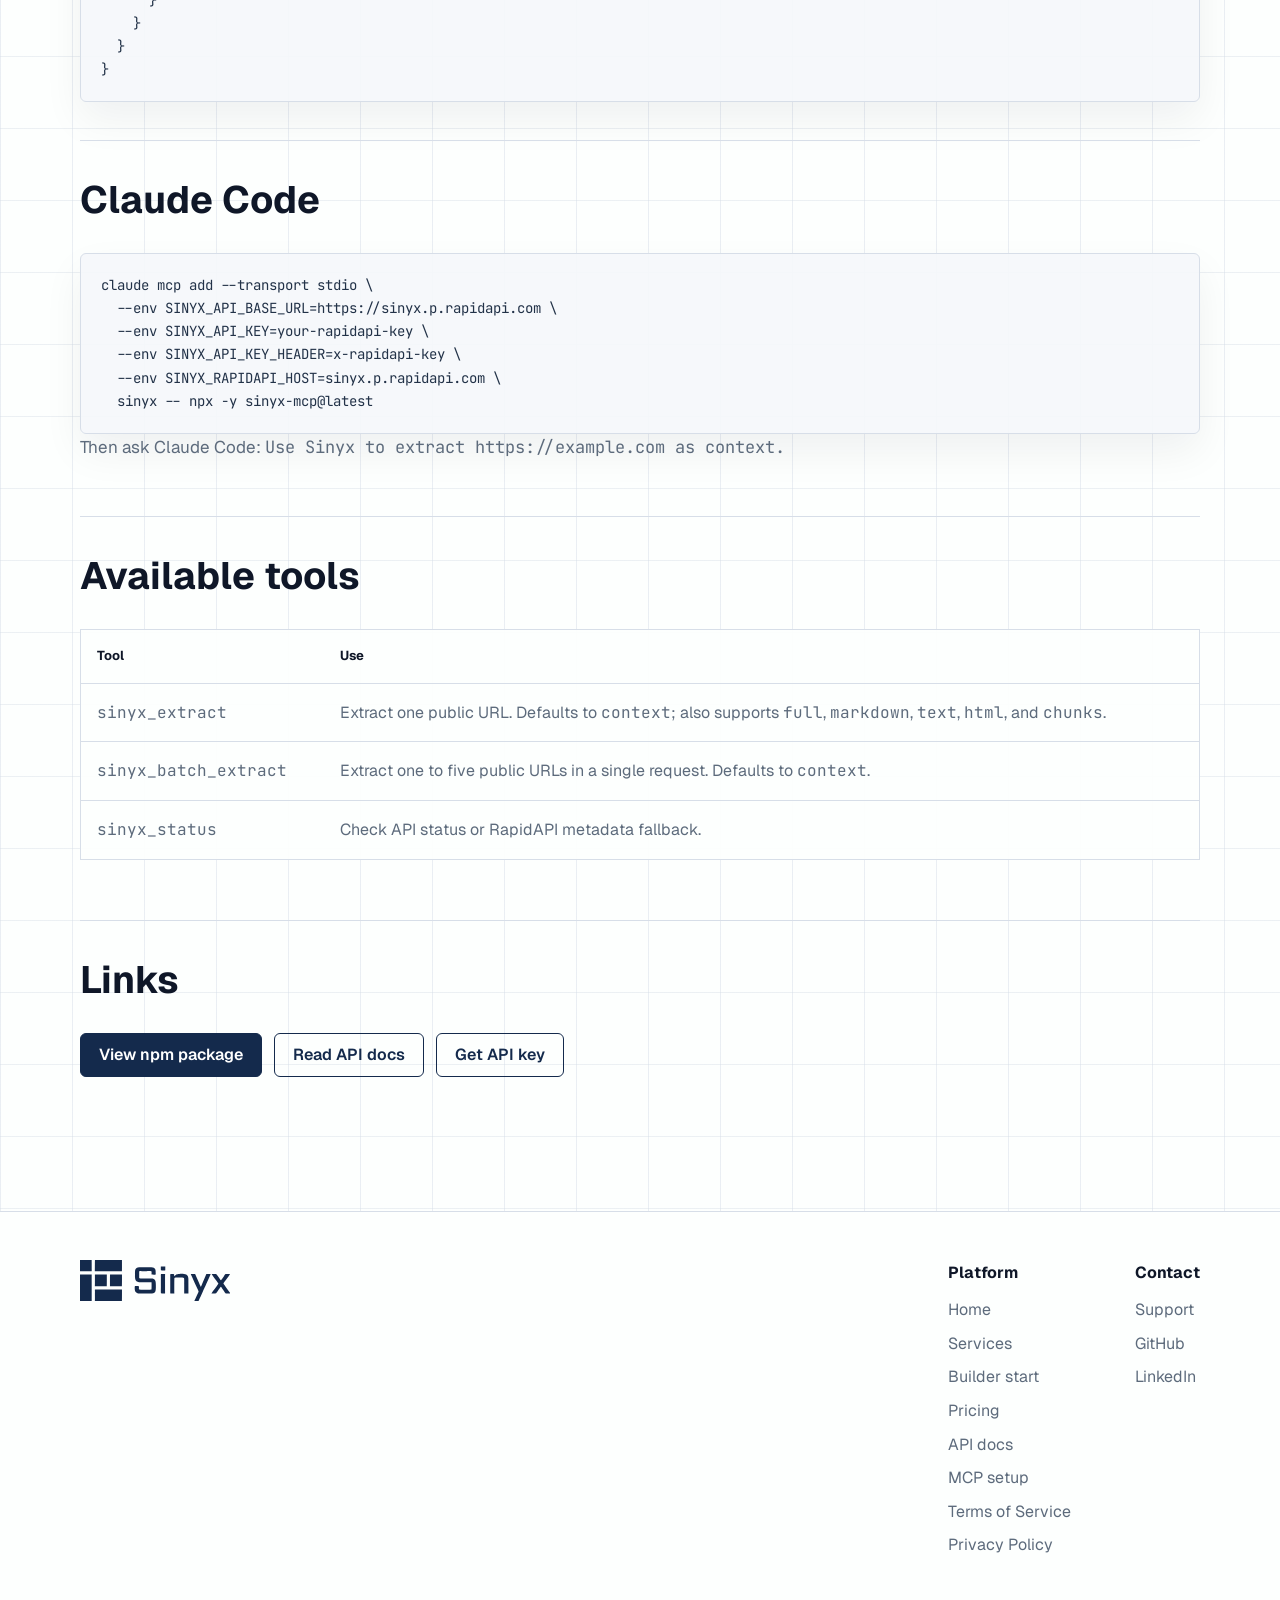
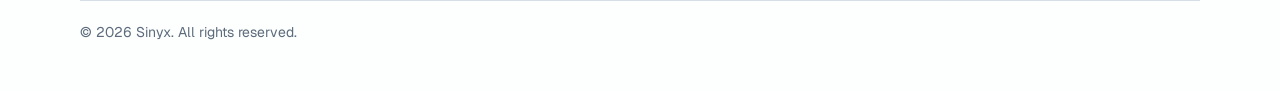
<file: mcp.html>
<!DOCTYPE html>
<html lang="en">
<head>
  <meta charset="UTF-8">
  <meta name="viewport" content="width=device-width, initial-scale=1.0">
  <title>MCP for AI Tools - Sinyx</title>
  <meta name="description" content="Use Sinyx in Claude Code, Codex, Cursor, Windsurf, and other MCP-compatible AI tools through the published sinyx-mcp npm package.">
  <meta name="theme-color" content="#142A4C">
  <link rel="canonical" href="https://sinyx.me/mcp">
  <meta property="og:title" content="MCP for AI Tools - Sinyx">
  <meta property="og:description" content="Connect Sinyx web extraction to AI tools with npx, MCP, and your RapidAPI key.">
  <meta property="og:type" content="article">
  <meta property="og:url" content="https://sinyx.me/mcp">
  <meta property="og:image" content="https://sinyx.me/assets/social/sinyx-og-card.png">
  <meta name="twitter:card" content="summary_large_image">
  <link rel="icon" type="image/svg+xml" href="assets/icons/favicon.svg">
  <link rel="icon" type="image/png" sizes="32x32" href="assets/icons/favicon-32.png">
  <link rel="apple-touch-icon" sizes="180x180" href="assets/icons/apple-touch-icon.png">
  <link rel="manifest" href="site.webmanifest">
  <link rel="preconnect" href="https://fonts.googleapis.com">
  <link rel="preconnect" href="https://fonts.gstatic.com" crossorigin>
  <link href="https://fonts.googleapis.com/css2?family=Geist:wght@400;500;600;700&family=JetBrains+Mono:wght@400;500;600&display=swap" rel="stylesheet">
  <link rel="stylesheet" href="styles.css">
</head>
<body>
  <nav class="site-nav" aria-label="Main navigation">
    <div class="nav-inner">
      <a class="brand-link" href="/" aria-label="Sinyx home">
        <img src="assets/logo/sinyx-logo-primary.svg" alt="Sinyx" class="brand-logo">
      </a>
      <div class="nav-links">
        <a href="/">Home</a>
        <a href="/products">Products</a>
        <a href="/services">Services</a>
        <a href="/docs">Docs</a>
      </div>
      <a class="nav-cta" href="https://rapidapi.com/ibasitkhan98/api/sinyx/pricing" target="_blank" rel="noreferrer">Get API key</a>
    </div>
  </nav>

  <main class="doc-layout shell">
    <header class="doc-hero">
      <p class="eyebrow">MCP for AI tools</p>
      <h1>Use Sinyx directly inside your AI coding workflow.</h1>
      <p>Install the published <code>sinyx-mcp</code> package with <code>npx</code>, connect your RapidAPI key, and extract clean web content from Claude Code, Codex, Cursor, Windsurf, or any MCP-compatible client.</p>
    </header>

    <section class="doc-section">
      <h2>Why MCP matters</h2>
      <p>MCP turns Sinyx from a standalone API into a tool your AI assistant can call. Extraction defaults to source-aware context, so agents receive Markdown, chunks, citation, freshness, and quality signals without every user wiring custom HTTP requests by hand.</p>
      <div class="format-grid compact-grid">
        <article>
          <span class="metric">Claude Code</span>
          <h3>Research while coding.</h3>
          <p>Let Claude fetch clean reference material, docs, and articles through Sinyx.</p>
        </article>
        <article>
          <span class="metric">Codex</span>
          <h3>Tool-ready context.</h3>
          <p>Use Sinyx extraction in coding agents and developer automation flows.</p>
        </article>
        <article>
          <span class="metric">Cursor</span>
          <h3>Project-local setup.</h3>
          <p>Add Sinyx to editor workflows with a simple MCP server config.</p>
        </article>
        <article>
          <span class="metric">Windsurf</span>
          <h3>Agent-friendly browsing.</h3>
          <p>Give Cascade access to structured web content through the same API key.</p>
        </article>
      </div>
    </section>

    <section class="doc-section">
      <h2>Recommended config</h2>
      <p>This configuration uses the published npm package. Replace <code>your-rapidapi-key</code> with a key from a RapidAPI app subscribed to Sinyx.</p>
      <pre><code>{
  "mcpServers": {
    "sinyx": {
      "command": "npx",
      "args": ["-y", "sinyx-mcp"],
      "env": {
        "SINYX_API_BASE_URL": "https://sinyx.p.rapidapi.com",
        "SINYX_API_KEY": "your-rapidapi-key",
        "SINYX_API_KEY_HEADER": "x-rapidapi-key",
        "SINYX_RAPIDAPI_HOST": "sinyx.p.rapidapi.com"
      }
    }
  }
}</code></pre>
    </section>

    <section class="doc-section">
      <h2>Claude Code</h2>
      <pre><code>claude mcp add --transport stdio \
  --env SINYX_API_BASE_URL=https://sinyx.p.rapidapi.com \
  --env SINYX_API_KEY=your-rapidapi-key \
  --env SINYX_API_KEY_HEADER=x-rapidapi-key \
  --env SINYX_RAPIDAPI_HOST=sinyx.p.rapidapi.com \
  sinyx -- npx -y sinyx-mcp@latest</code></pre>
      <p>Then ask Claude Code: <code>Use Sinyx to extract https://example.com as context.</code></p>
    </section>

    <section class="doc-section">
      <h2>Available tools</h2>
      <table>
        <thead>
          <tr>
            <th>Tool</th>
            <th>Use</th>
          </tr>
        </thead>
        <tbody>
          <tr>
            <td><code>sinyx_extract</code></td>
            <td>Extract one public URL. Defaults to <code>context</code>; also supports <code>full</code>, <code>markdown</code>, <code>text</code>, <code>html</code>, and <code>chunks</code>.</td>
          </tr>
          <tr>
            <td><code>sinyx_batch_extract</code></td>
            <td>Extract one to five public URLs in a single request. Defaults to <code>context</code>.</td>
          </tr>
          <tr>
            <td><code>sinyx_status</code></td>
            <td>Check API status or RapidAPI metadata fallback.</td>
          </tr>
        </tbody>
      </table>
    </section>

    <section class="doc-section">
      <h2>Links</h2>
      <div class="hero-actions">
        <a class="button button-primary" href="https://www.npmjs.com/package/sinyx-mcp" target="_blank" rel="noreferrer">View npm package</a>
        <a class="button button-secondary" href="/docs">Read API docs</a>
        <a class="button button-secondary" href="https://rapidapi.com/ibasitkhan98/api/sinyx/pricing" target="_blank" rel="noreferrer">Get API key</a>
      </div>
    </section>
  </main>

  <footer class="site-footer">
    <div class="shell footer-grid">
      <img src="assets/logo/sinyx-logo-primary.svg" alt="Sinyx" class="footer-logo">
      <div>
        <h4>Platform</h4>
        <a href="/">Home</a>
        <a href="/services">Services</a>
        <a href="/start">Builder start</a>
        <a href="/pricing">Pricing</a>
        <a href="/docs">API docs</a>
        <a href="/mcp">MCP setup</a>
        <a href="/tos">Terms of Service</a>
        <a href="/privacy">Privacy Policy</a>
      </div>
      <div>
        <h4>Contact</h4>
        <a href="mailto:ibasitkhan.98@gmail.com">Support</a>
        <a href="https://github.com/imbasito" target="_blank" rel="noreferrer">GitHub</a>
        <a href="https://www.linkedin.com/in/imbasito" target="_blank" rel="noreferrer">LinkedIn</a>
      </div>
    </div>
    <div class="shell footer-bottom">
      <p>&copy; 2026 Sinyx. All rights reserved.</p>
    </div>
  </footer>
</body>
</html>
</file>
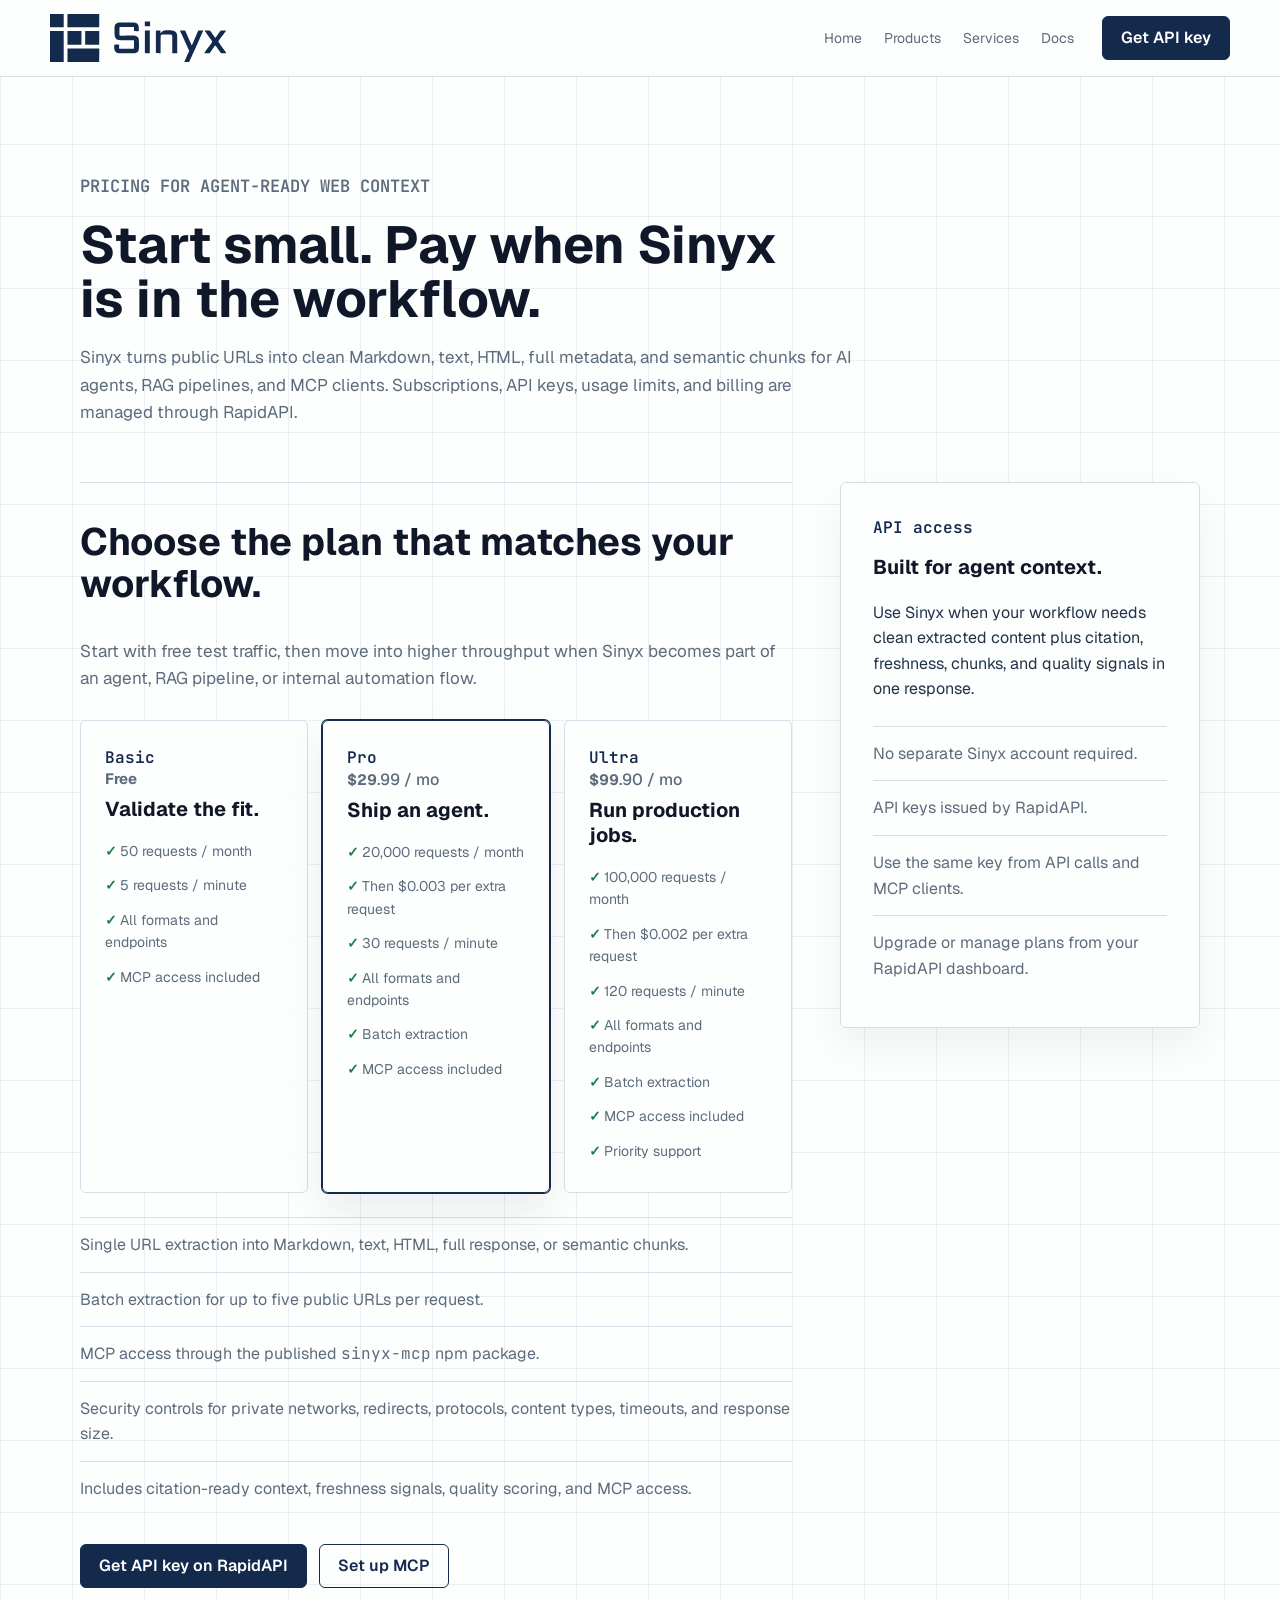
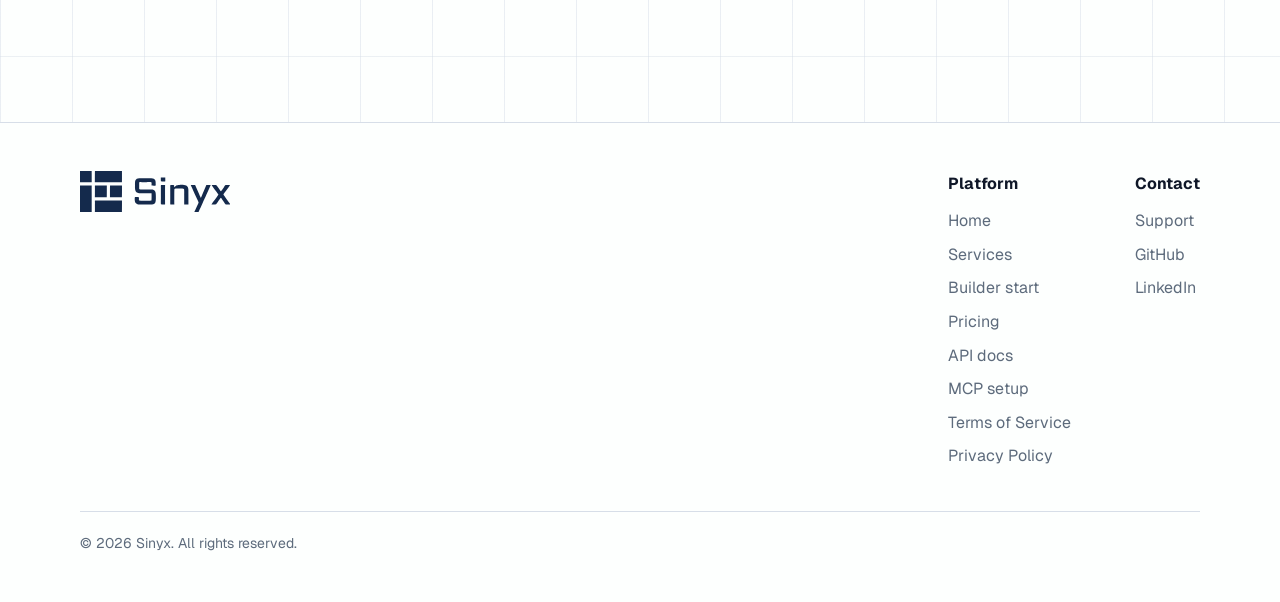
<file: pricing.html>
<!DOCTYPE html>
<html lang="en">
<head>
  <meta charset="UTF-8">
  <meta name="viewport" content="width=device-width, initial-scale=1.0">
  <title>Pricing - Sinyx</title>
  <meta name="description" content="Sinyx pricing for AI agents, RAG pipelines, API access, and MCP workflows through RapidAPI.">
  <meta name="theme-color" content="#142A4C">
  <link rel="canonical" href="https://sinyx.me/pricing">
  <meta property="og:title" content="Pricing - Sinyx">
  <meta property="og:description" content="Start using Sinyx for AI agents, RAG pipelines, API access, and MCP workflows through RapidAPI pricing plans.">
  <meta property="og:type" content="website">
  <meta property="og:url" content="https://sinyx.me/pricing">
  <meta property="og:image" content="https://sinyx.me/assets/social/sinyx-og-card.png">
  <meta name="twitter:card" content="summary_large_image">
  <link rel="icon" type="image/svg+xml" href="assets/icons/favicon.svg">
  <link rel="icon" type="image/png" sizes="32x32" href="assets/icons/favicon-32.png">
  <link rel="apple-touch-icon" sizes="180x180" href="assets/icons/apple-touch-icon.png">
  <link rel="manifest" href="site.webmanifest">
  <link rel="preconnect" href="https://fonts.googleapis.com">
  <link rel="preconnect" href="https://fonts.gstatic.com" crossorigin>
  <link href="https://fonts.googleapis.com/css2?family=Geist:wght@400;500;600;700&family=JetBrains+Mono:wght@400;500;600&display=swap" rel="stylesheet">
  <link rel="stylesheet" href="styles.css">
  <script type="application/ld+json">
    {
      "@context": "https://schema.org",
      "@type": "WebPage",
      "name": "Sinyx Pricing",
      "description": "Sinyx pricing for AI agents, RAG pipelines, API access, and MCP workflows through RapidAPI.",
      "url": "https://sinyx.me/pricing",
      "isPartOf": {
        "@type": "WebSite",
        "name": "Sinyx",
        "url": "https://sinyx.me/"
      }
    }
  </script>
</head>
<body>
  <nav class="site-nav" aria-label="Main navigation">
    <div class="nav-inner">
      <a class="brand-link" href="/" aria-label="Sinyx home">
        <img src="assets/logo/sinyx-logo-primary.svg" alt="Sinyx" class="brand-logo">
      </a>
      <div class="nav-links">
        <a href="/">Home</a>
        <a href="/products">Products</a>
        <a href="/services">Services</a>
        <a href="/docs">Docs</a>
      </div>
      <a class="nav-cta" href="https://rapidapi.com/ibasitkhan98/api/sinyx/pricing" target="_blank" rel="noreferrer">Get API key</a>
    </div>
  </nav>

  <main class="doc-layout shell">
    <header class="doc-hero">
      <p class="eyebrow">Pricing for agent-ready web context</p>
      <h1>Start small. Pay when Sinyx is in the workflow.</h1>
      <p>Sinyx turns public URLs into clean Markdown, text, HTML, full metadata, and semantic chunks for AI agents, RAG pipelines, and MCP clients. Subscriptions, API keys, usage limits, and billing are managed through RapidAPI.</p>
    </header>

    <section class="pricing-grid">
      <div class="doc-section">
        <h2>Choose the plan that matches your workflow.</h2>
        <p>Start with free test traffic, then move into higher throughput when Sinyx becomes part of an agent, RAG pipeline, or internal automation flow.</p>
        <div class="plan-grid plan-grid-3" aria-label="Sinyx pricing plans">
          <article>
            <span class="metric">Basic</span>
            <p class="plan-price">Free</p>
            <h3>Validate the fit.</h3>
            <ul class="plan-includes">
              <li>50 requests / month</li>
              <li>5 requests / minute</li>
              <li>All formats and endpoints</li>
              <li>MCP access included</li>
            </ul>
          </article>
          <article class="featured">
            <span class="metric">Pro</span>
            <p class="plan-price">$29<span class="plan-price-period">.99 / mo</span></p>
            <h3>Ship an agent.</h3>
            <ul class="plan-includes">
              <li>20,000 requests / month</li>
              <li>Then $0.003 per extra request</li>
              <li>30 requests / minute</li>
              <li>All formats and endpoints</li>
              <li>Batch extraction</li>
              <li>MCP access included</li>
            </ul>
          </article>
          <article>
            <span class="metric">Ultra</span>
            <p class="plan-price">$99<span class="plan-price-period">.90 / mo</span></p>
            <h3>Run production jobs.</h3>
            <ul class="plan-includes">
              <li>100,000 requests / month</li>
              <li>Then $0.002 per extra request</li>
              <li>120 requests / minute</li>
              <li>All formats and endpoints</li>
              <li>Batch extraction</li>
              <li>MCP access included</li>
              <li>Priority support</li>
            </ul>
          </article>
        </div>
        <ul class="pricing-list">
          <li>Single URL extraction into Markdown, text, HTML, full response, or semantic chunks.</li>
          <li>Batch extraction for up to five public URLs per request.</li>
          <li>MCP access through the published <code>sinyx-mcp</code> npm package.</li>
          <li>Security controls for private networks, redirects, protocols, content types, timeouts, and response size.</li>
          <li>Includes citation-ready context, freshness signals, quality scoring, and MCP access.</li>
        </ul>
        <div class="pricing-actions">
          <a class="button button-primary" href="https://rapidapi.com/ibasitkhan98/api/sinyx/pricing" target="_blank" rel="noreferrer">Get API key on RapidAPI</a>
          <a class="button button-secondary" href="/mcp">Set up MCP</a>
        </div>
      </div>

      <aside class="pricing-panel" aria-label="Pricing summary">
        <span class="metric">API access</span>
        <h3>Built for agent context.</h3>
        <p>Use Sinyx when your workflow needs clean extracted content plus citation, freshness, chunks, and quality signals in one response.</p>
        <ul class="pricing-list">
          <li>No separate Sinyx account required.</li>
          <li>API keys issued by RapidAPI.</li>
          <li>Use the same key from API calls and MCP clients.</li>
          <li>Upgrade or manage plans from your RapidAPI dashboard.</li>
        </ul>
      </aside>
    </section>
  </main>

  <footer class="site-footer">
    <div class="shell footer-grid">
      <img src="assets/logo/sinyx-logo-primary.svg" alt="Sinyx" class="footer-logo">
      <div>
        <h4>Platform</h4>
        <a href="/">Home</a>
        <a href="/services">Services</a>
        <a href="/start">Builder start</a>
        <a href="/pricing">Pricing</a>
        <a href="/docs">API docs</a>
        <a href="/mcp">MCP setup</a>
        <a href="/tos">Terms of Service</a>
        <a href="/privacy">Privacy Policy</a>
      </div>
      <div>
        <h4>Contact</h4>
        <a href="mailto:ibasitkhan.98@gmail.com">Support</a>
        <a href="https://github.com/imbasito" target="_blank" rel="noreferrer">GitHub</a>
        <a href="https://www.linkedin.com/in/imbasito" target="_blank" rel="noreferrer">LinkedIn</a>
      </div>
    </div>
    <div class="shell footer-bottom">
      <p>&copy; 2026 Sinyx. All rights reserved.</p>
    </div>
  </footer>
</body>
</html>
</file>
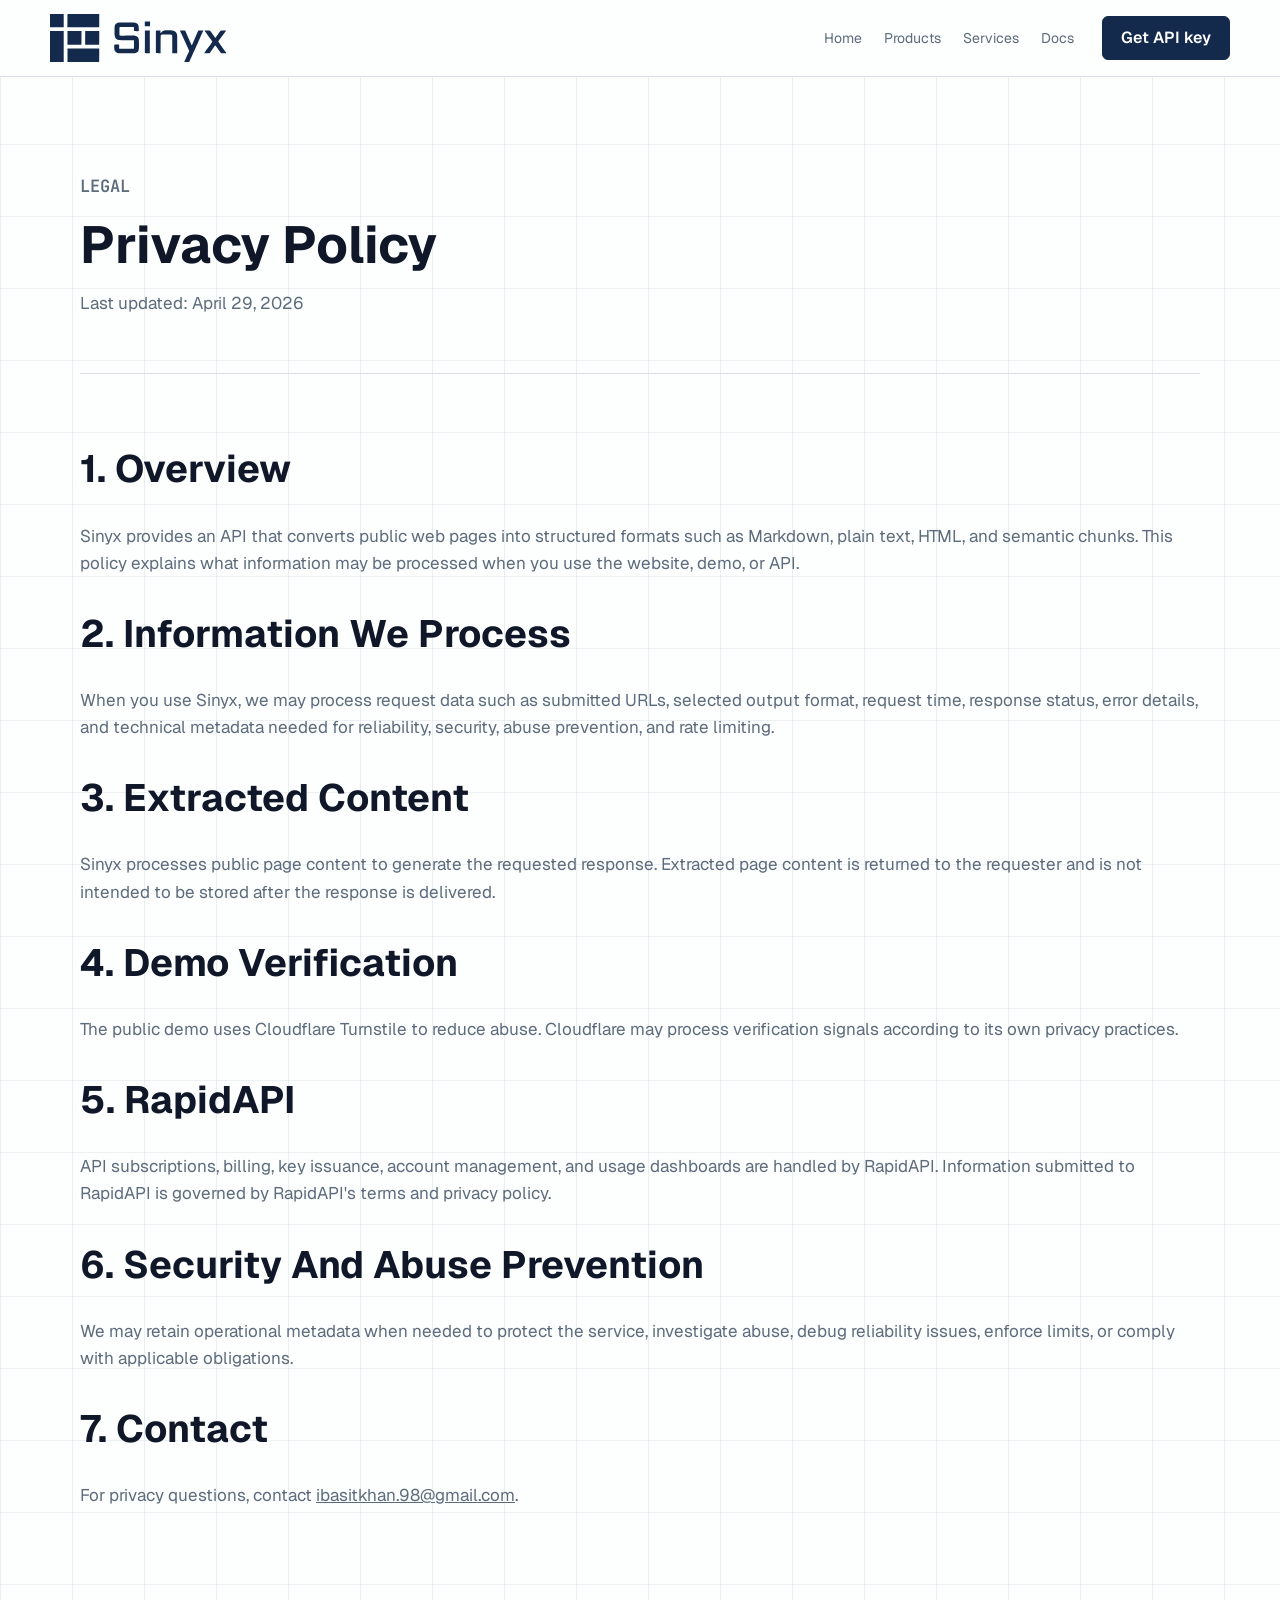
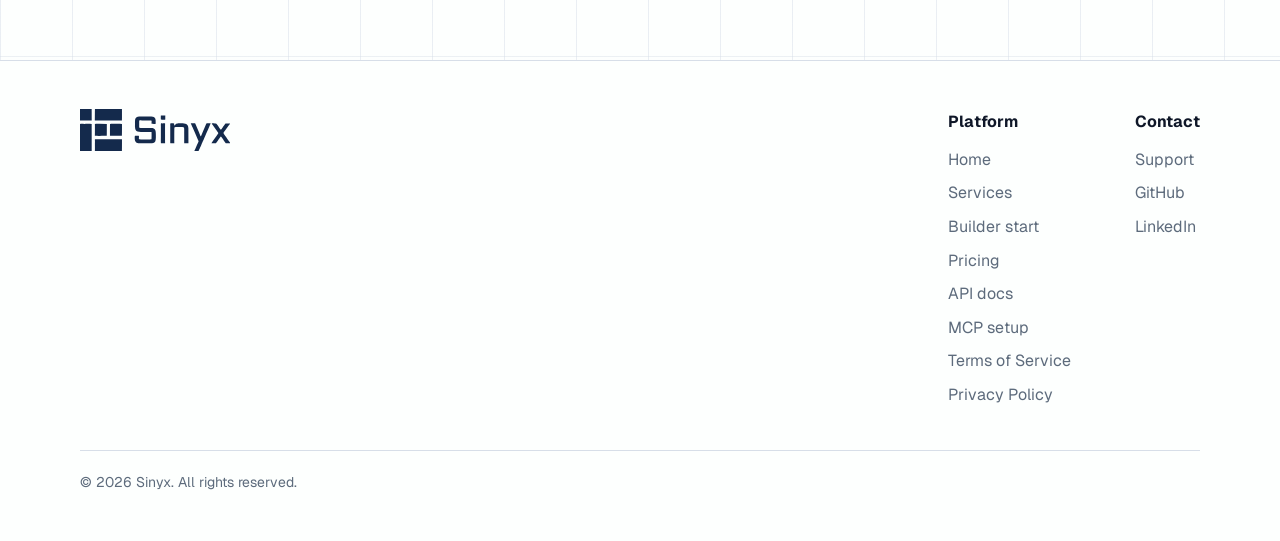
<file: privacy.html>
<!DOCTYPE html>
<html lang="en">
<head>
  <meta charset="UTF-8">
  <meta name="viewport" content="width=device-width, initial-scale=1.0">
  <title>Privacy Policy - Sinyx</title>
  <meta name="description" content="Privacy Policy for the Sinyx API and website.">
  <meta name="theme-color" content="#142A4C">
  <link rel="canonical" href="https://sinyx.me/privacy">
  <link rel="icon" type="image/svg+xml" href="assets/icons/favicon.svg">
  <link rel="icon" type="image/png" sizes="32x32" href="assets/icons/favicon-32.png">
  <link rel="apple-touch-icon" sizes="180x180" href="assets/icons/apple-touch-icon.png">
  <link rel="manifest" href="site.webmanifest">
  <link rel="preconnect" href="https://fonts.googleapis.com">
  <link rel="preconnect" href="https://fonts.gstatic.com" crossorigin>
  <link href="https://fonts.googleapis.com/css2?family=Geist:wght@400;500;600;700&family=JetBrains+Mono:wght@400;500;600&display=swap" rel="stylesheet">
  <link rel="stylesheet" href="styles.css">
</head>
<body>
  <nav class="site-nav" aria-label="Main navigation">
    <div class="nav-inner">
      <a class="brand-link" href="/" aria-label="Sinyx home">
        <img src="assets/logo/sinyx-logo-primary.svg" alt="Sinyx" class="brand-logo">
      </a>
      <div class="nav-links">
        <a href="/">Home</a>
        <a href="/products">Products</a>
        <a href="/services">Services</a>
        <a href="/docs">Docs</a>
      </div>
      <a class="nav-cta" href="https://rapidapi.com/ibasitkhan98/api/sinyx/pricing" target="_blank" rel="noreferrer">Get API key</a>
    </div>
  </nav>

  <main class="doc-layout shell">
    <header class="doc-hero">
      <p class="eyebrow">Legal</p>
      <h1>Privacy Policy</h1>
      <p>Last updated: April 29, 2026</p>
    </header>

    <section class="doc-section legal-copy">
      <h2>1. Overview</h2>
      <p>Sinyx provides an API that converts public web pages into structured formats such as Markdown, plain text, HTML, and semantic chunks. This policy explains what information may be processed when you use the website, demo, or API.</p>

      <h2>2. Information We Process</h2>
      <p>When you use Sinyx, we may process request data such as submitted URLs, selected output format, request time, response status, error details, and technical metadata needed for reliability, security, abuse prevention, and rate limiting.</p>

      <h2>3. Extracted Content</h2>
      <p>Sinyx processes public page content to generate the requested response. Extracted page content is returned to the requester and is not intended to be stored after the response is delivered.</p>

      <h2>4. Demo Verification</h2>
      <p>The public demo uses Cloudflare Turnstile to reduce abuse. Cloudflare may process verification signals according to its own privacy practices.</p>

      <h2>5. RapidAPI</h2>
      <p>API subscriptions, billing, key issuance, account management, and usage dashboards are handled by RapidAPI. Information submitted to RapidAPI is governed by RapidAPI's terms and privacy policy.</p>

      <h2>6. Security And Abuse Prevention</h2>
      <p>We may retain operational metadata when needed to protect the service, investigate abuse, debug reliability issues, enforce limits, or comply with applicable obligations.</p>

      <h2>7. Contact</h2>
      <p>For privacy questions, contact <a href="mailto:ibasitkhan.98@gmail.com">ibasitkhan.98@gmail.com</a>.</p>
    </section>
  </main>

  <footer class="site-footer">
    <div class="shell footer-grid">
      <img src="assets/logo/sinyx-logo-primary.svg" alt="Sinyx" class="footer-logo">
      <div>
        <h4>Platform</h4>
        <a href="/">Home</a>
        <a href="/services">Services</a>
        <a href="/start">Builder start</a>
        <a href="/pricing">Pricing</a>
        <a href="/docs">API docs</a>
        <a href="/mcp">MCP setup</a>
        <a href="/tos">Terms of Service</a>
        <a href="/privacy">Privacy Policy</a>
      </div>
      <div>
        <h4>Contact</h4>
        <a href="mailto:ibasitkhan.98@gmail.com">Support</a>
        <a href="https://github.com/imbasito" target="_blank" rel="noreferrer">GitHub</a>
        <a href="https://www.linkedin.com/in/imbasito" target="_blank" rel="noreferrer">LinkedIn</a>
      </div>
    </div>
    <div class="shell footer-bottom">
      <p>&copy; 2026 Sinyx. All rights reserved.</p>
    </div>
  </footer>
</body>
</html>
</file>
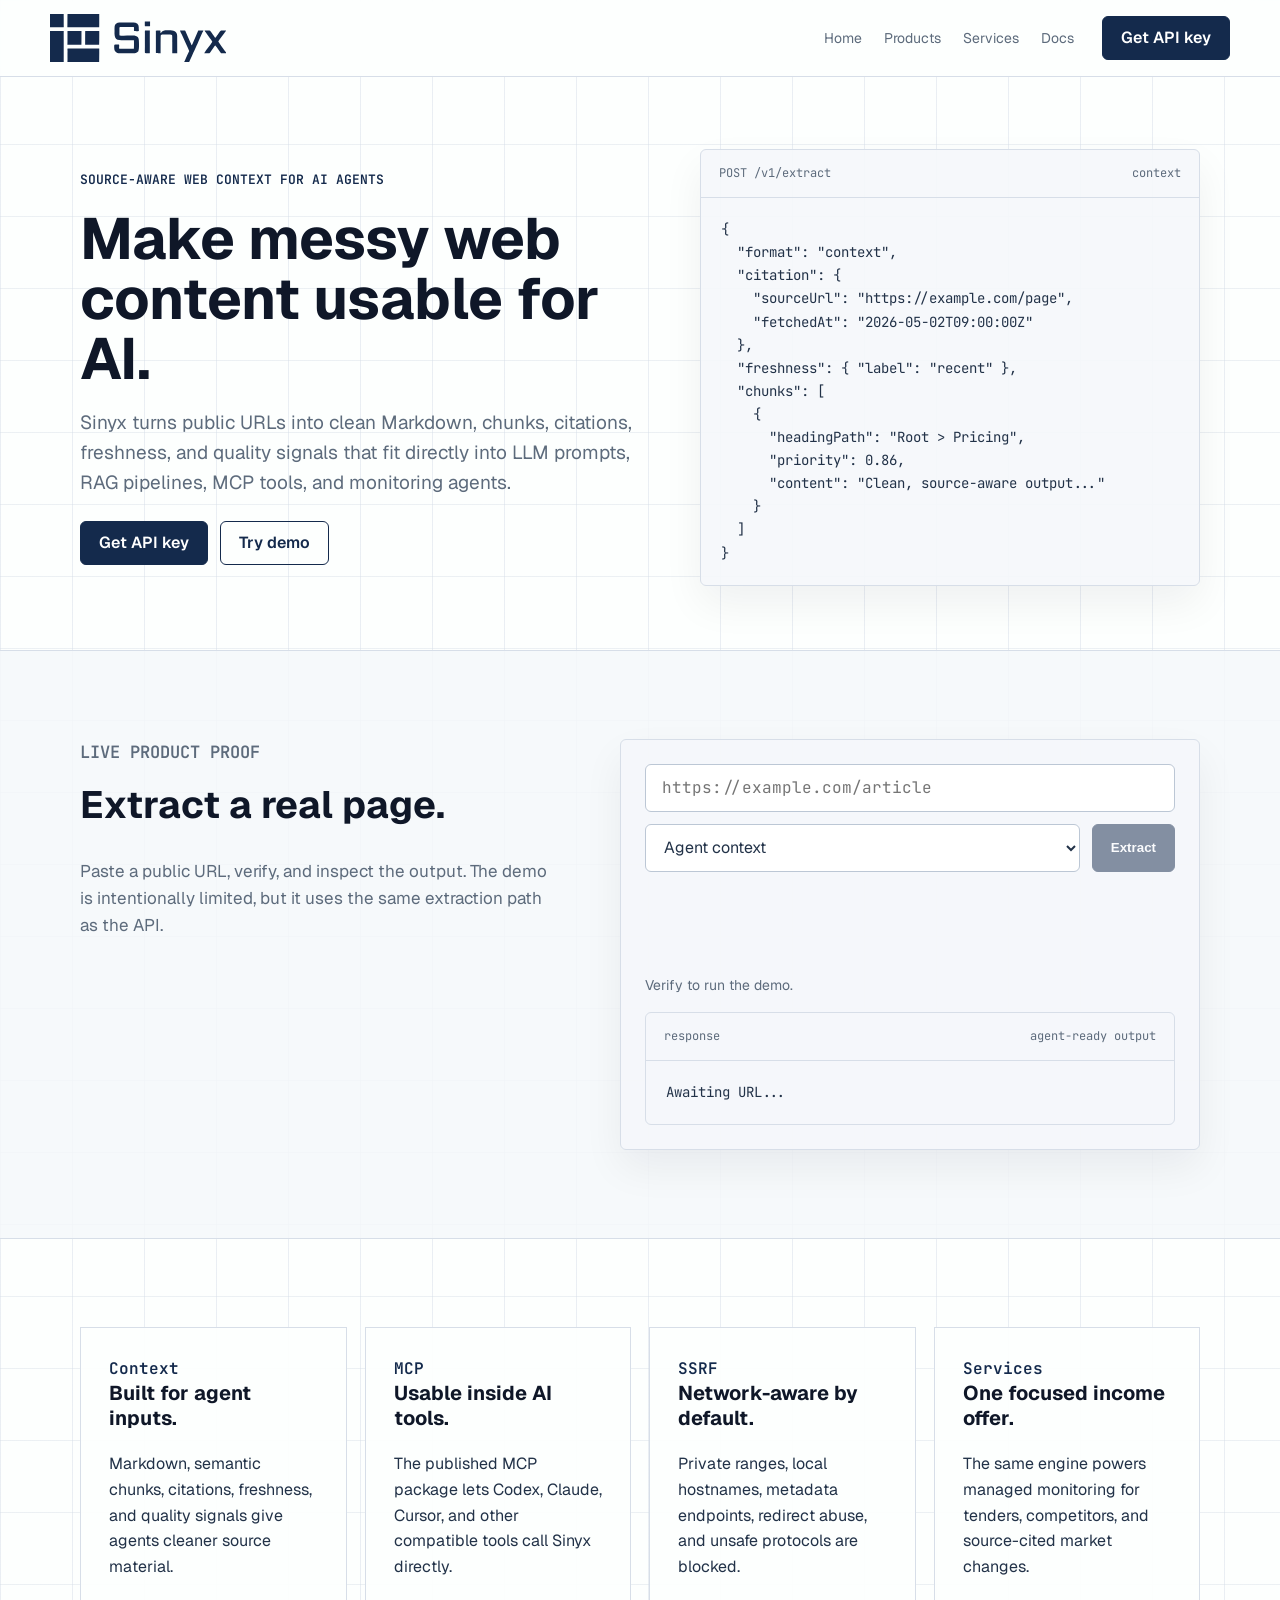
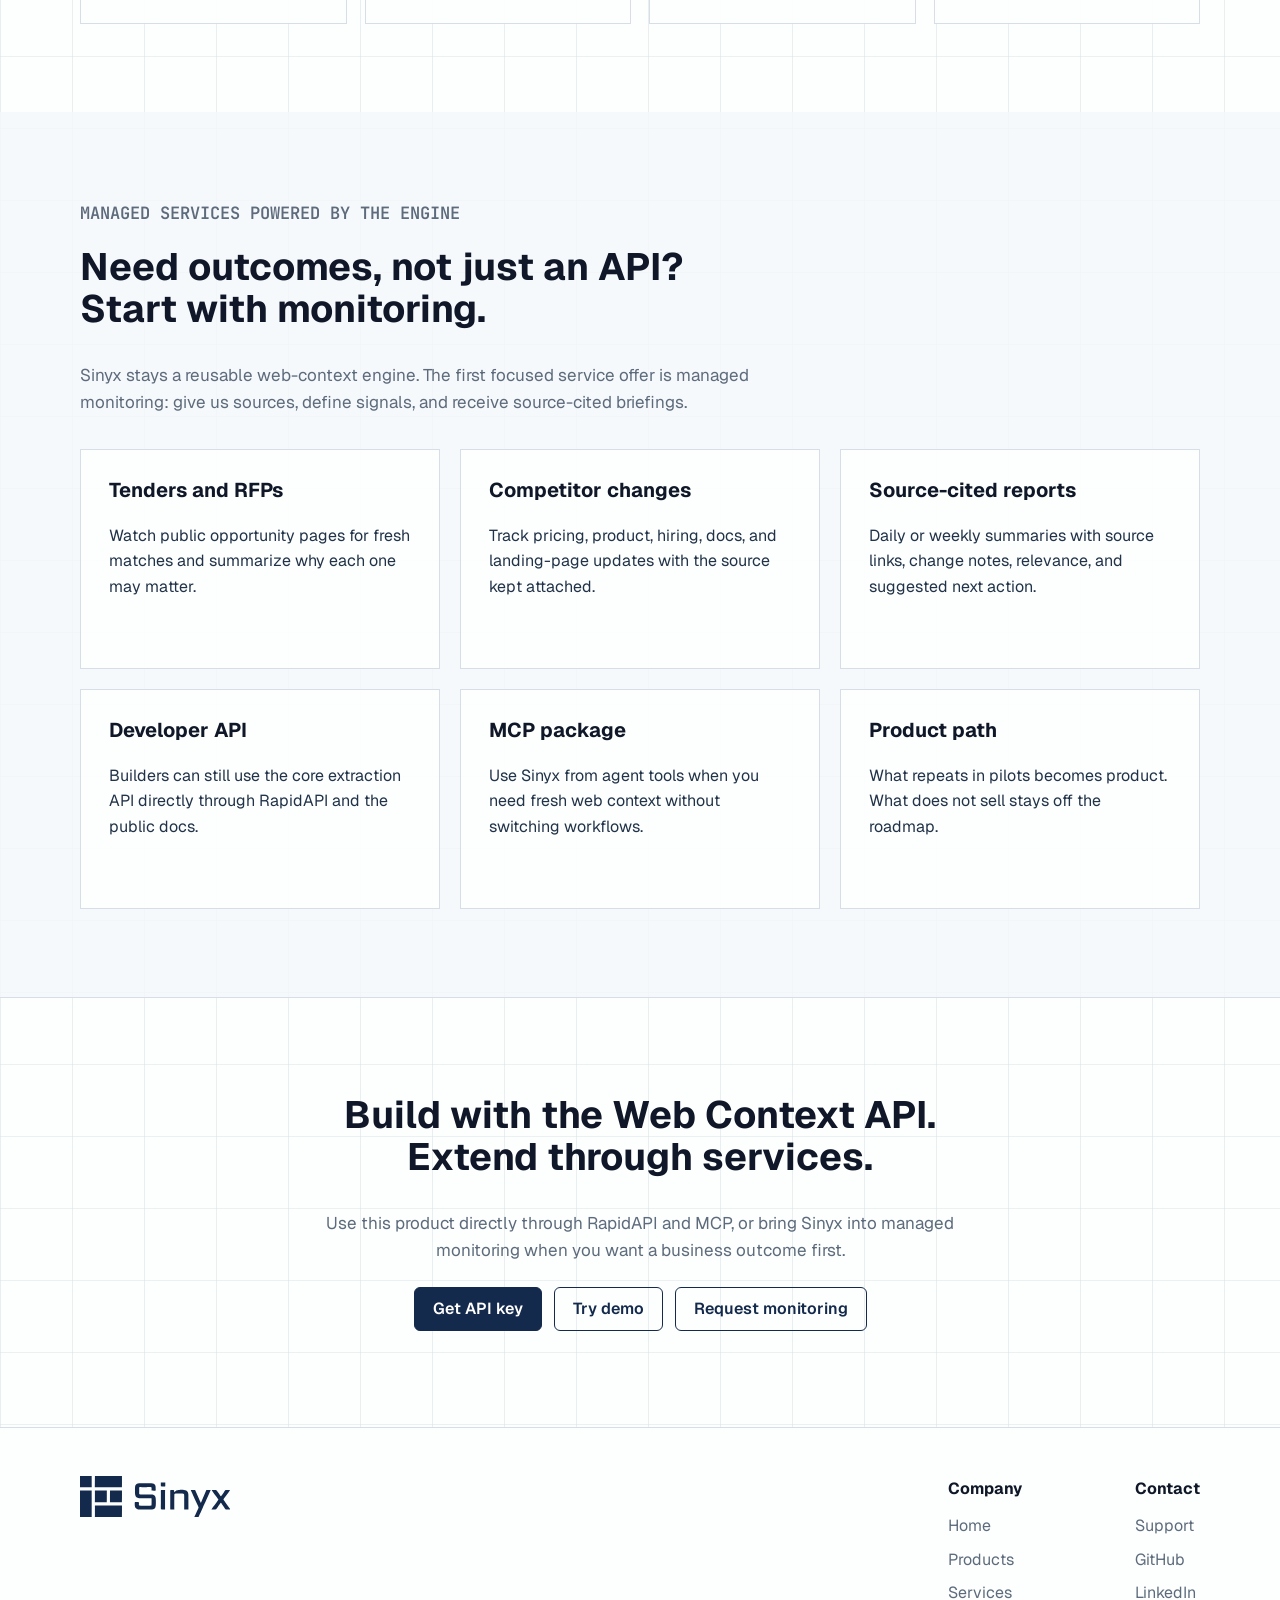
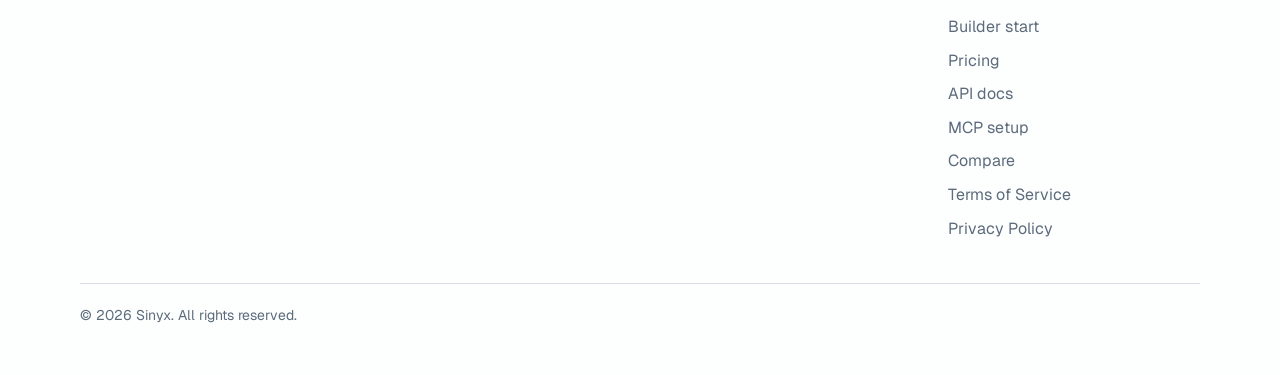
<file: products.html>
<!DOCTYPE html>
<html lang="en">
<head>
  <meta charset="UTF-8">
  <meta name="viewport" content="width=device-width, initial-scale=1.0">
  <title>Products - Sinyx Web Context API</title>
  <meta name="description" content="Explore Sinyx products, starting with the Web Context API for clean Markdown, chunks, citations, freshness, and MCP-ready AI workflows.">
  <meta name="theme-color" content="#142A4C">
  <link rel="canonical" href="https://sinyx.me/products">
  <meta property="og:title" content="Sinyx Products - Web Context API">
  <meta property="og:description" content="Explore the Sinyx Web Context API and related developer tools for AI and automation workflows.">
  <meta property="og:type" content="website">
  <meta property="og:url" content="https://sinyx.me/products">
  <meta property="og:image" content="https://sinyx.me/assets/social/sinyx-og-card.png">
  <meta name="twitter:card" content="summary_large_image">
  <meta name="twitter:title" content="Sinyx Products - Web Context API">
  <meta name="twitter:description" content="Explore the Sinyx Web Context API and related developer tools for AI and automation workflows.">
  <meta name="twitter:image" content="https://sinyx.me/assets/social/sinyx-og-card.png">
  <link rel="icon" type="image/svg+xml" href="assets/icons/favicon.svg">
  <link rel="icon" type="image/png" sizes="32x32" href="assets/icons/favicon-32.png">
  <link rel="apple-touch-icon" sizes="180x180" href="assets/icons/apple-touch-icon.png">
  <link rel="manifest" href="site.webmanifest">
  <link rel="preconnect" href="https://fonts.googleapis.com">
  <link rel="preconnect" href="https://fonts.gstatic.com" crossorigin>
  <link href="https://fonts.googleapis.com/css2?family=Geist:wght@400;500;600;700&family=JetBrains+Mono:wght@400;500;600&display=swap" rel="stylesheet">
  <link rel="stylesheet" href="styles.css">
  <script type="application/ld+json">
    {
      "@context": "https://schema.org",
      "@type": "SoftwareApplication",
      "name": "Sinyx",
      "applicationCategory": "DeveloperApplication",
      "operatingSystem": "Web",
      "description": "Sinyx turns public web pages into clean, source-aware context for AI agents, RAG, MCP tools, and monitoring workflows.",
      "url": "https://sinyx.me/products",
      "offers": {
        "@type": "Offer",
        "url": "https://rapidapi.com/ibasitkhan98/api/sinyx/pricing"
      },
      "creator": {
        "@type": "Organization",
        "name": "Sinyx",
        "url": "https://sinyx.me/"
      }
    }
  </script>
</head>
<body>
  <nav class="site-nav" aria-label="Main navigation">
    <div class="nav-inner">
      <a class="brand-link" href="/" aria-label="Sinyx home">
        <img src="assets/logo/sinyx-logo-primary.svg" alt="Sinyx" class="brand-logo">
      </a>
      <div class="nav-links">
        <a href="/">Home</a>
        <a href="/products">Products</a>
        <a href="/services">Services</a>
        <a href="/docs">Docs</a>
      </div>
      <a class="nav-cta" href="https://rapidapi.com/ibasitkhan98/api/sinyx/pricing" target="_blank" rel="noreferrer">Get API key</a>
    </div>
  </nav>

  <main>
    <section class="hero-section">
      <div class="shell hero-grid">
        <div class="hero-copy">
          <p class="eyebrow">Source-aware web context for AI agents</p>
          <h1>Make messy web content usable for AI.</h1>
          <p class="hero-text">Sinyx turns public URLs into clean Markdown, chunks, citations, freshness, and quality signals that fit directly into LLM prompts, RAG pipelines, MCP tools, and monitoring agents.</p>
          <div class="hero-actions">
            <a class="button button-primary" href="https://rapidapi.com/ibasitkhan98/api/sinyx/pricing" target="_blank" rel="noreferrer">Get API key</a>
            <a class="button button-secondary" href="#demo">Try demo</a>
          </div>
        </div>

        <div class="proof-panel" aria-label="Example extraction output">
          <div class="proof-header">
            <span>POST /v1/extract</span>
            <span>context</span>
          </div>
          <pre><code>{
  "format": "context",
  "citation": {
    "sourceUrl": "https://example.com/page",
    "fetchedAt": "2026-05-02T09:00:00Z"
  },
  "freshness": { "label": "recent" },
  "chunks": [
    {
      "headingPath": "Root > Pricing",
      "priority": 0.86,
      "content": "Clean, source-aware output..."
    }
  ]
}</code></pre>
        </div>
      </div>
    </section>

    <section id="demo" class="demo-section section-band">
      <div class="shell split-section">
        <div class="section-copy">
          <p class="eyebrow">Live product proof</p>
          <h2>Extract a real page.</h2>
          <p>Paste a public URL, verify, and inspect the output. The demo is intentionally limited, but it uses the same extraction path as the API.</p>
        </div>

        <div class="demo-surface">
          <div class="demo-input-group">
            <input type="url" id="demo-url" placeholder="https://example.com/article" autocomplete="url" required>
          </div>
          <div class="demo-controls">
            <select id="demo-format" aria-label="Output format">
              <option value="context" selected>Agent context</option>
              <option value="markdown">Markdown</option>
              <option value="chunks">RAG chunks</option>
              <option value="text">Plain text</option>
              <option value="html">HTML</option>
              <option value="full">Full response</option>
            </select>
            <button class="button button-primary demo-btn" id="demo-btn" disabled>Extract</button>
          </div>

          <div class="cf-turnstile-wrapper">
            <div
              class="cf-turnstile"
              data-sitekey="0x4AAAAAADDKt22l6jVfuFID"
              data-theme="light"
              data-size="flexible"
              data-callback="sinyxTurnstileSuccess"
              data-expired-callback="sinyxTurnstileExpired"
              data-error-callback="sinyxTurnstileError"></div>
          </div>
          <div id="demo-status" class="demo-status" role="status" aria-live="polite">Verify to run the demo.</div>

          <div id="demo-output-container" class="output-panel">
            <div class="output-header">
              <span>response</span>
              <span>agent-ready output</span>
            </div>
            <pre><code id="demo-output">Awaiting URL...</code></pre>
          </div>
        </div>
      </div>
    </section>

    <section class="shell trust-grid">
      <article>
        <span class="metric">Context</span>
        <h3>Built for agent inputs.</h3>
        <p>Markdown, semantic chunks, citations, freshness, and quality signals give agents cleaner source material.</p>
      </article>
      <article>
        <span class="metric">MCP</span>
        <h3>Usable inside AI tools.</h3>
        <p>The published MCP package lets Codex, Claude, Cursor, and other compatible tools call Sinyx directly.</p>
      </article>
      <article>
        <span class="metric">SSRF</span>
        <h3>Network-aware by default.</h3>
        <p>Private ranges, local hostnames, metadata endpoints, redirect abuse, and unsafe protocols are blocked.</p>
      </article>
      <article>
        <span class="metric">Services</span>
        <h3>One focused income offer.</h3>
        <p>The same engine powers managed monitoring for tenders, competitors, and source-cited market changes.</p>
      </article>
    </section>

    <section id="services" class="section-band">
      <div class="shell">
        <div class="section-heading">
          <p class="eyebrow">Managed services powered by the engine</p>
          <h2>Need outcomes, not just an API? Start with monitoring.</h2>
          <p>Sinyx stays a reusable web-context engine. The first focused service offer is managed monitoring: give us sources, define signals, and receive source-cited briefings.</p>
        </div>
        <div class="format-grid">
          <article>
            <h3>Tenders and RFPs</h3>
            <p>Watch public opportunity pages for fresh matches and summarize why each one may matter.</p>
          </article>
          <article>
            <h3>Competitor changes</h3>
            <p>Track pricing, product, hiring, docs, and landing-page updates with the source kept attached.</p>
          </article>
          <article>
            <h3>Source-cited reports</h3>
            <p>Daily or weekly summaries with source links, change notes, relevance, and suggested next action.</p>
          </article>
          <article>
            <h3>Developer API</h3>
            <p>Builders can still use the core extraction API directly through RapidAPI and the public docs.</p>
          </article>
          <article>
            <h3>MCP package</h3>
            <p>Use Sinyx from agent tools when you need fresh web context without switching workflows.</p>
          </article>
          <article>
            <h3>Product path</h3>
            <p>What repeats in pilots becomes product. What does not sell stays off the roadmap.</p>
          </article>
        </div>
      </div>
    </section>

    <section class="shell final-cta">
      <h2>Build with the Web Context API. Extend through services.</h2>
      <p>Use this product directly through RapidAPI and MCP, or bring Sinyx into managed monitoring when you want a business outcome first.</p>
      <div class="hero-actions">
        <a class="button button-primary" href="https://rapidapi.com/ibasitkhan98/api/sinyx/pricing" target="_blank" rel="noreferrer">Get API key</a>
        <a class="button button-secondary" href="#demo">Try demo</a>
        <a class="button button-secondary" href="mailto:ibasitkhan.98@gmail.com?subject=Sinyx%20monitoring%20service">Request monitoring</a>
      </div>
    </section>
  </main>

  <footer class="site-footer">
    <div class="shell footer-grid">
      <img src="assets/logo/sinyx-logo-primary.svg" alt="Sinyx" class="footer-logo">
      <div>
        <h4>Company</h4>
        <a href="/">Home</a>
        <a href="/products">Products</a>
        <a href="/services">Services</a>
        <a href="/start">Builder start</a>
        <a href="/pricing">Pricing</a>
        <a href="/docs">API docs</a>
        <a href="/mcp">MCP setup</a>
        <a href="/compare">Compare</a>
        <a href="/tos">Terms of Service</a>
        <a href="/privacy">Privacy Policy</a>
      </div>
      <div>
        <h4>Contact</h4>
        <a href="mailto:ibasitkhan.98@gmail.com">Support</a>
        <a href="https://github.com/imbasito" target="_blank" rel="noreferrer">GitHub</a>
        <a href="https://www.linkedin.com/in/imbasito" target="_blank" rel="noreferrer">LinkedIn</a>
      </div>
    </div>
    <div class="shell footer-bottom">
      <p>&copy; 2026 Sinyx. All rights reserved.</p>
    </div>
  </footer>
  <script src="script.js" defer></script>
  <script src="https://challenges.cloudflare.com/turnstile/v0/api.js" defer></script>
</body>
</html>
</file>
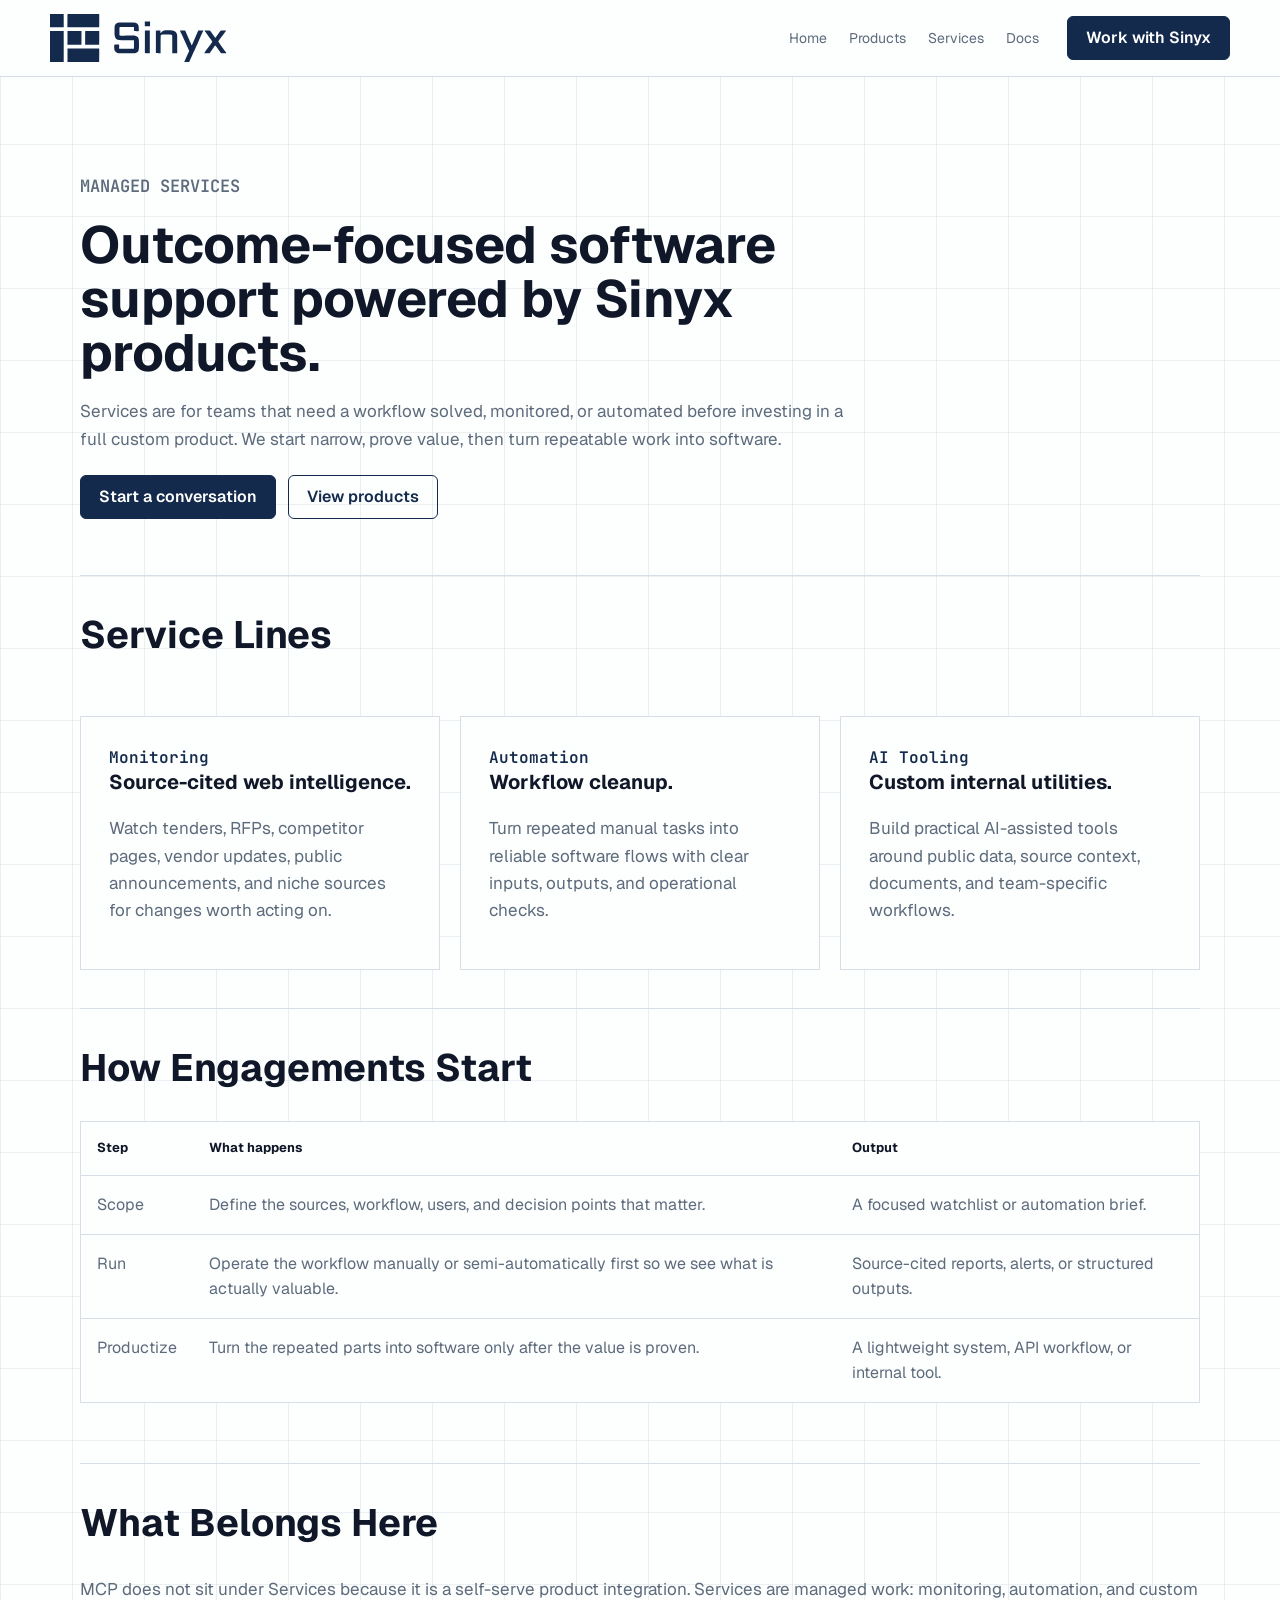
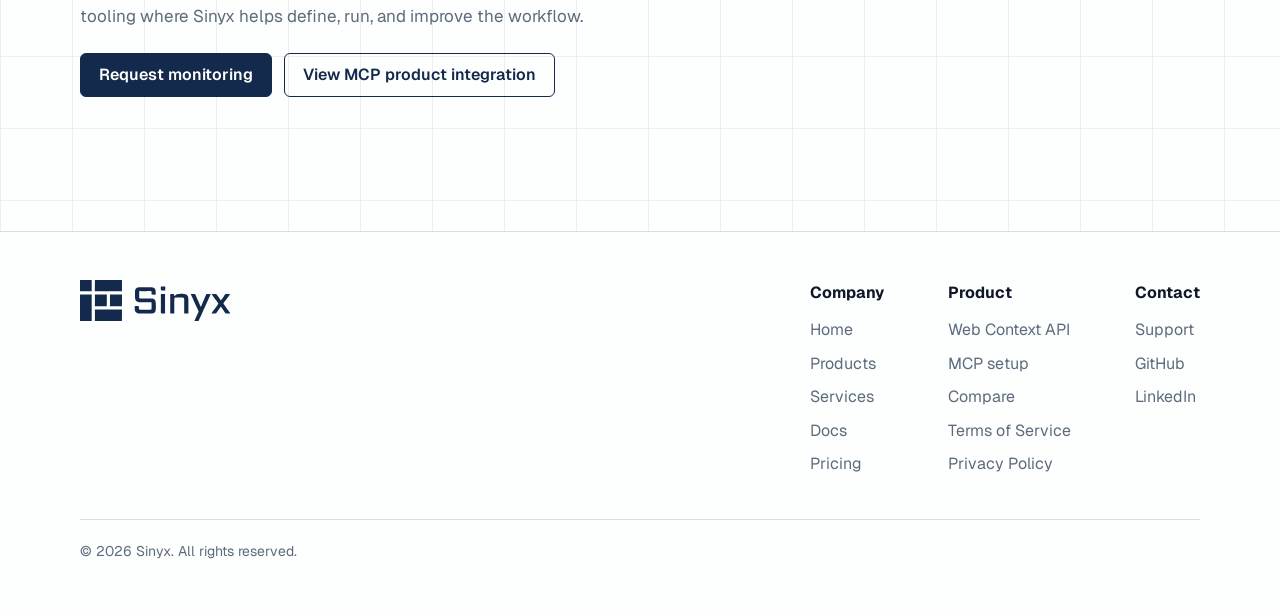
<file: services.html>
<!DOCTYPE html>
<html lang="en">
<head>
  <meta charset="UTF-8">
  <meta name="viewport" content="width=device-width, initial-scale=1.0">
  <title>Services - Sinyx</title>
  <meta name="description" content="Managed Sinyx services for monitoring, workflow automation, custom AI tooling, and source-cited public web intelligence.">
  <meta name="theme-color" content="#142A4C">
  <link rel="canonical" href="https://sinyx.me/services">
  <meta property="og:title" content="Sinyx Services">
  <meta property="og:description" content="Managed monitoring, workflow automation, and custom AI tooling powered by Sinyx products.">
  <meta property="og:type" content="website">
  <meta property="og:url" content="https://sinyx.me/services">
  <meta property="og:image" content="https://sinyx.me/assets/social/sinyx-og-card.png">
  <meta name="twitter:card" content="summary_large_image">
  <link rel="icon" type="image/svg+xml" href="assets/icons/favicon.svg">
  <link rel="icon" type="image/png" sizes="32x32" href="assets/icons/favicon-32.png">
  <link rel="apple-touch-icon" sizes="180x180" href="assets/icons/apple-touch-icon.png">
  <link rel="manifest" href="site.webmanifest">
  <link rel="preconnect" href="https://fonts.googleapis.com">
  <link rel="preconnect" href="https://fonts.gstatic.com" crossorigin>
  <link href="https://fonts.googleapis.com/css2?family=Geist:wght@400;500;600;700&family=JetBrains+Mono:wght@400;500;600&display=swap" rel="stylesheet">
  <link rel="stylesheet" href="styles.css">
</head>
<body>
  <nav class="site-nav" aria-label="Main navigation">
    <div class="nav-inner">
      <a class="brand-link" href="/" aria-label="Sinyx home">
        <img src="assets/logo/sinyx-logo-primary.svg" alt="Sinyx" class="brand-logo">
      </a>
      <div class="nav-links">
        <a href="/">Home</a>
        <a href="/products">Products</a>
        <a href="/services">Services</a>
        <a href="/docs">Docs</a>
      </div>
      <a class="nav-cta" href="mailto:ibasitkhan.98@gmail.com?subject=Sinyx%20managed%20service">Work with Sinyx</a>
    </div>
  </nav>

  <main class="doc-layout shell">
    <header class="doc-hero">
      <p class="eyebrow">Managed services</p>
      <h1>Outcome-focused software support powered by Sinyx products.</h1>
      <p>Services are for teams that need a workflow solved, monitored, or automated before investing in a full custom product. We start narrow, prove value, then turn repeatable work into software.</p>
      <div class="hero-actions">
        <a class="button button-primary" href="mailto:ibasitkhan.98@gmail.com?subject=Sinyx%20managed%20service">Start a conversation</a>
        <a class="button button-secondary" href="/products">View products</a>
      </div>
    </header>

    <section class="doc-section">
      <h2>Service Lines</h2>
      <div class="format-grid compact-grid">
        <article>
          <span class="metric">Monitoring</span>
          <h3>Source-cited web intelligence.</h3>
          <p>Watch tenders, RFPs, competitor pages, vendor updates, public announcements, and niche sources for changes worth acting on.</p>
        </article>
        <article>
          <span class="metric">Automation</span>
          <h3>Workflow cleanup.</h3>
          <p>Turn repeated manual tasks into reliable software flows with clear inputs, outputs, and operational checks.</p>
        </article>
        <article>
          <span class="metric">AI Tooling</span>
          <h3>Custom internal utilities.</h3>
          <p>Build practical AI-assisted tools around public data, source context, documents, and team-specific workflows.</p>
        </article>
      </div>
    </section>

    <section class="doc-section">
      <h2>How Engagements Start</h2>
      <table>
        <thead>
          <tr>
            <th>Step</th>
            <th>What happens</th>
            <th>Output</th>
          </tr>
        </thead>
        <tbody>
          <tr>
            <td>Scope</td>
            <td>Define the sources, workflow, users, and decision points that matter.</td>
            <td>A focused watchlist or automation brief.</td>
          </tr>
          <tr>
            <td>Run</td>
            <td>Operate the workflow manually or semi-automatically first so we see what is actually valuable.</td>
            <td>Source-cited reports, alerts, or structured outputs.</td>
          </tr>
          <tr>
            <td>Productize</td>
            <td>Turn the repeated parts into software only after the value is proven.</td>
            <td>A lightweight system, API workflow, or internal tool.</td>
          </tr>
        </tbody>
      </table>
    </section>

    <section class="doc-section">
      <h2>What Belongs Here</h2>
      <p>MCP does not sit under Services because it is a self-serve product integration. Services are managed work: monitoring, automation, and custom tooling where Sinyx helps define, run, and improve the workflow.</p>
      <div class="hero-actions">
        <a class="button button-primary" href="mailto:ibasitkhan.98@gmail.com?subject=Sinyx%20monitoring%20service">Request monitoring</a>
        <a class="button button-secondary" href="/mcp">View MCP product integration</a>
      </div>
    </section>
  </main>

  <footer class="site-footer">
    <div class="shell footer-grid footer-grid-wide">
      <img src="assets/logo/sinyx-logo-primary.svg" alt="Sinyx" class="footer-logo">
      <div>
        <h4>Company</h4>
        <a href="/">Home</a>
        <a href="/products">Products</a>
        <a href="/services">Services</a>
        <a href="/docs">Docs</a>
        <a href="/pricing">Pricing</a>
      </div>
      <div>
        <h4>Product</h4>
        <a href="/products">Web Context API</a>
        <a href="/mcp">MCP setup</a>
        <a href="/compare">Compare</a>
        <a href="/tos">Terms of Service</a>
        <a href="/privacy">Privacy Policy</a>
      </div>
      <div>
        <h4>Contact</h4>
        <a href="mailto:ibasitkhan.98@gmail.com">Support</a>
        <a href="https://github.com/imbasito" target="_blank" rel="noreferrer">GitHub</a>
        <a href="https://www.linkedin.com/in/imbasito" target="_blank" rel="noreferrer">LinkedIn</a>
      </div>
    </div>
    <div class="shell footer-bottom">
      <p>&copy; 2026 Sinyx. All rights reserved.</p>
    </div>
  </footer>
</body>
</html>
</file>
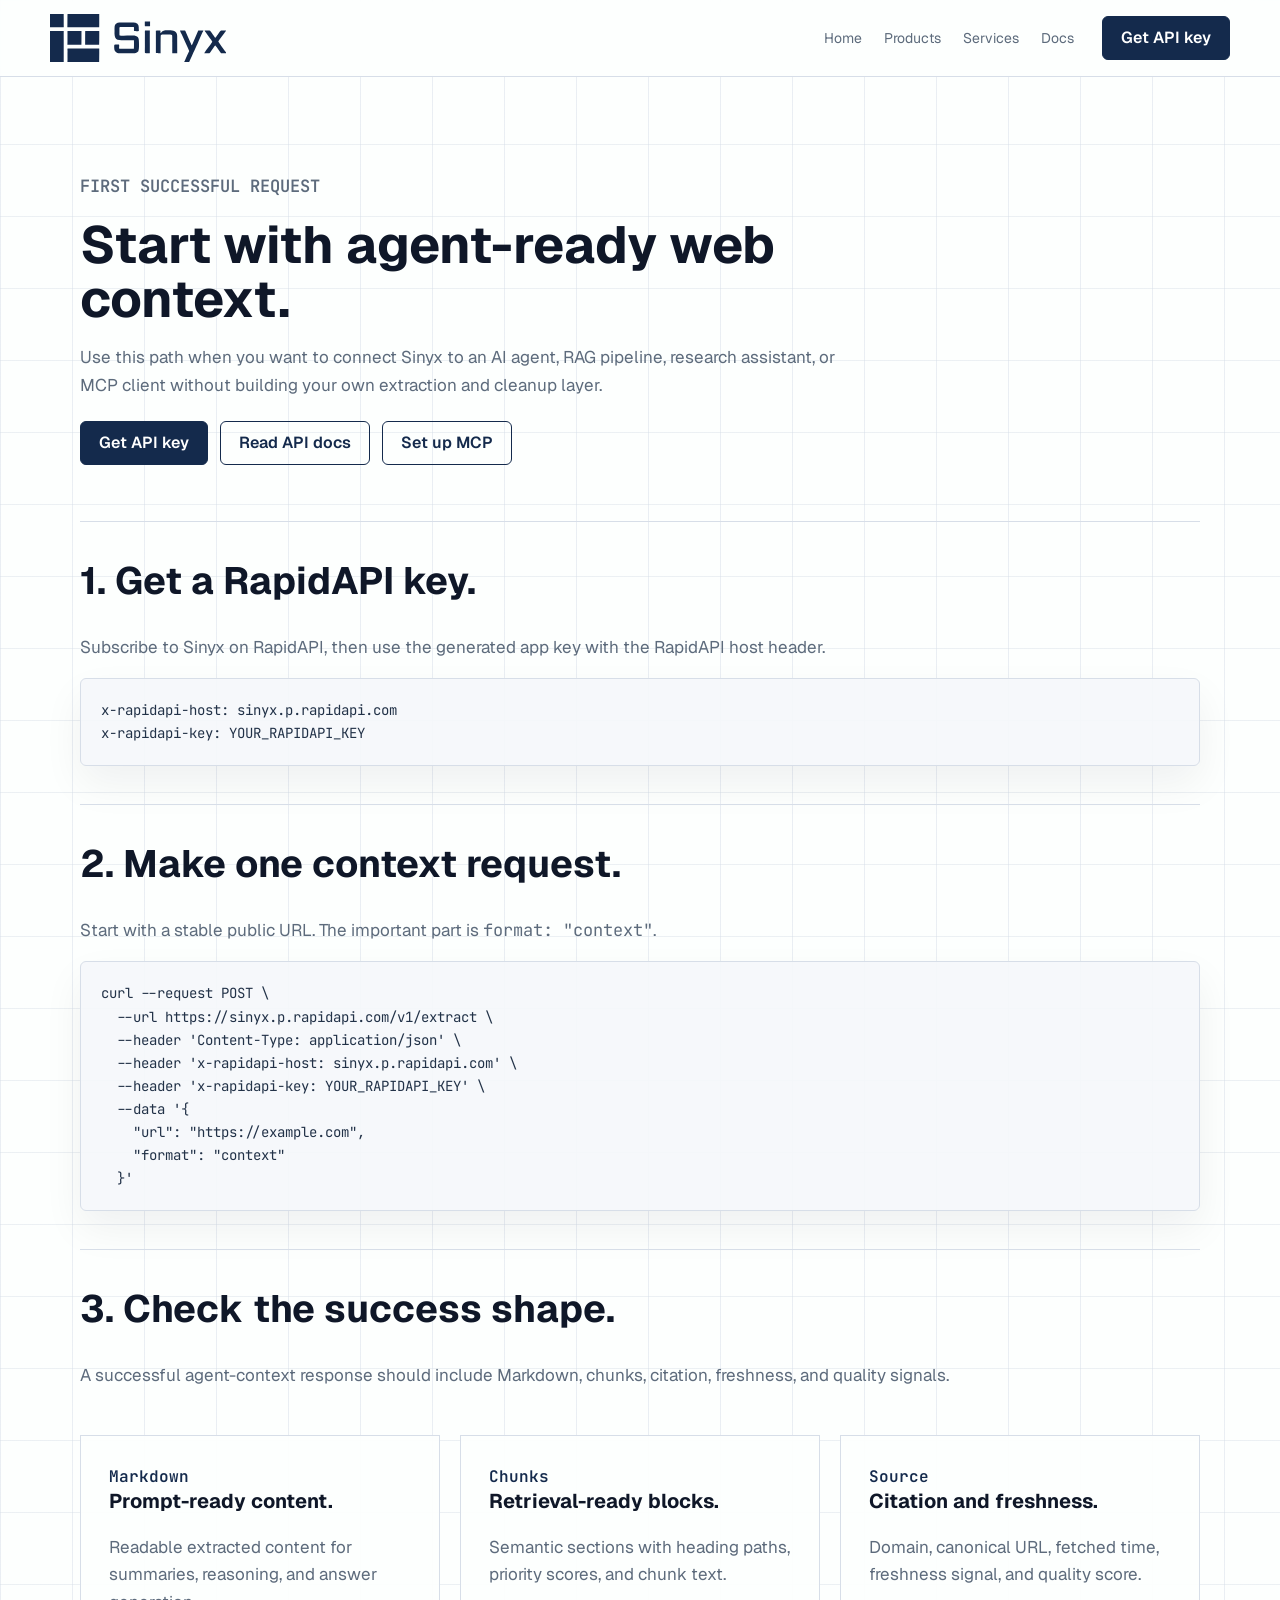
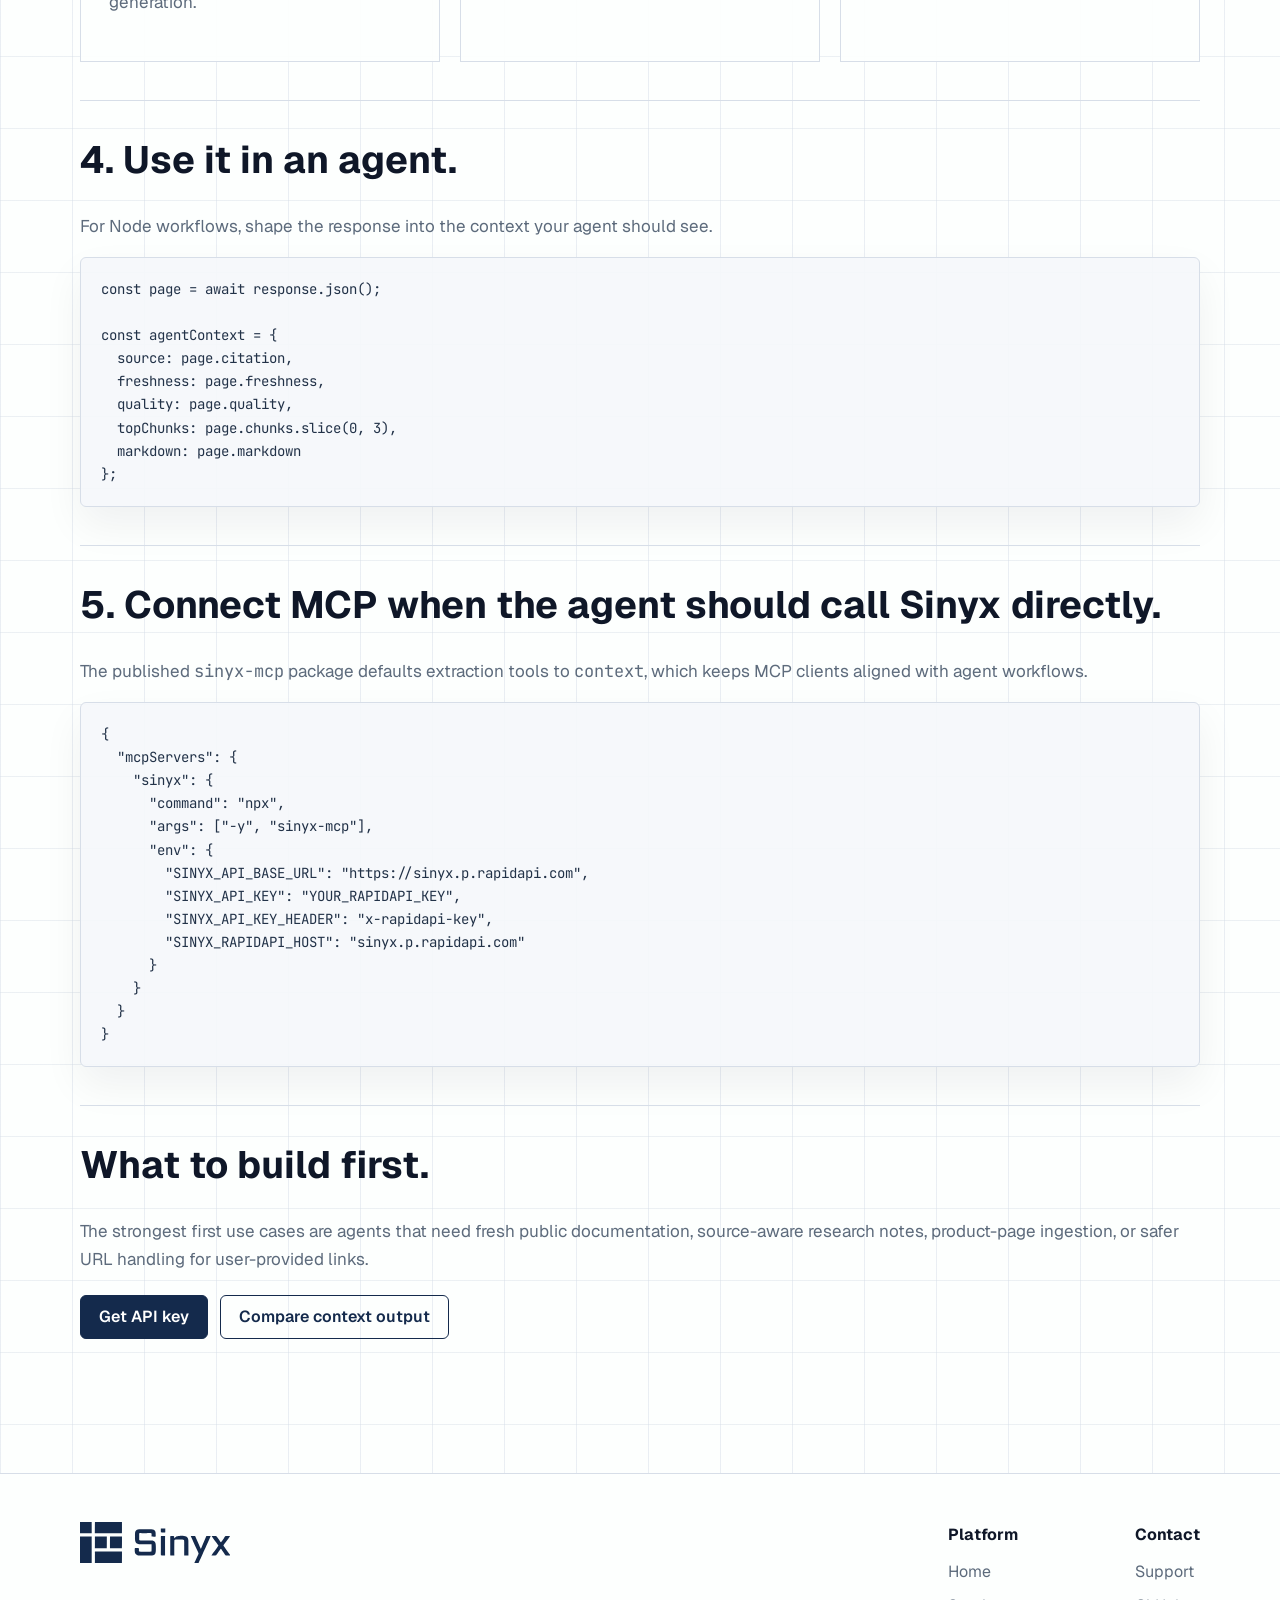
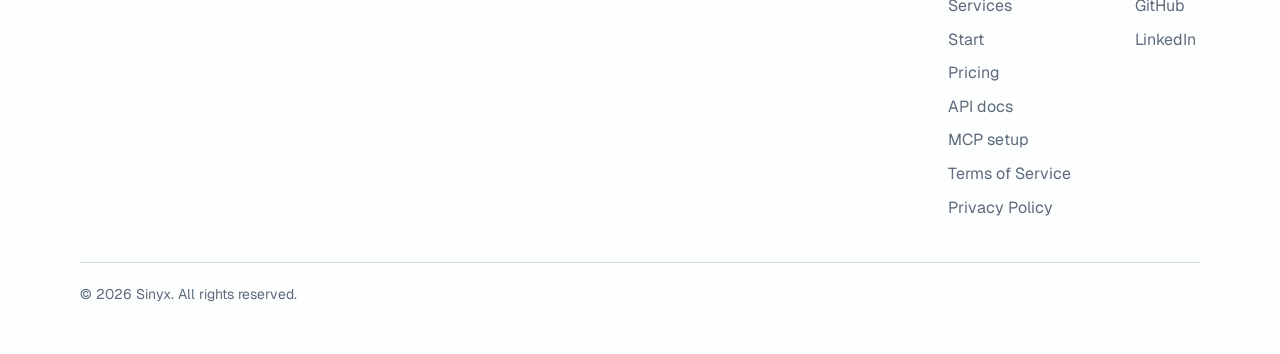
<file: start.html>
<!DOCTYPE html>
<html lang="en">
<head>
  <meta charset="UTF-8">
  <meta name="viewport" content="width=device-width, initial-scale=1.0">
  <title>Start With Sinyx - Agent Context Quickstart</title>
  <meta name="description" content="Start using Sinyx with RapidAPI, context format, and MCP for AI agents.">
  <meta name="theme-color" content="#142A4C">
  <link rel="canonical" href="https://sinyx.me/start">
  <meta property="og:title" content="Start With Sinyx">
  <meta property="og:description" content="Get a Sinyx API key, make your first context request, and connect Sinyx to MCP-compatible AI tools.">
  <meta property="og:type" content="article">
  <meta property="og:url" content="https://sinyx.me/start">
  <meta property="og:image" content="https://sinyx.me/assets/social/sinyx-og-card.png">
  <meta name="twitter:card" content="summary_large_image">
  <link rel="icon" type="image/svg+xml" href="assets/icons/favicon.svg">
  <link rel="icon" type="image/png" sizes="32x32" href="assets/icons/favicon-32.png">
  <link rel="apple-touch-icon" sizes="180x180" href="assets/icons/apple-touch-icon.png">
  <link rel="manifest" href="site.webmanifest">
  <link rel="preconnect" href="https://fonts.googleapis.com">
  <link rel="preconnect" href="https://fonts.gstatic.com" crossorigin>
  <link href="https://fonts.googleapis.com/css2?family=Geist:wght@400;500;600;700&family=JetBrains+Mono:wght@400;500;600&display=swap" rel="stylesheet">
  <link rel="stylesheet" href="styles.css">
  <script type="application/ld+json">
    {
      "@context": "https://schema.org",
      "@type": "TechArticle",
      "headline": "Start With Sinyx",
      "description": "Get a Sinyx API key, make your first context request, and connect Sinyx to MCP-compatible AI tools.",
      "url": "https://sinyx.me/start",
      "publisher": {
        "@type": "Organization",
        "name": "Sinyx",
        "url": "https://sinyx.me/"
      }
    }
  </script>
</head>
<body>
  <nav class="site-nav" aria-label="Main navigation">
    <div class="nav-inner">
      <a class="brand-link" href="/" aria-label="Sinyx home">
        <img src="assets/logo/sinyx-logo-primary.svg" alt="Sinyx" class="brand-logo">
      </a>
      <div class="nav-links">
        <a href="/">Home</a>
        <a href="/products">Products</a>
        <a href="/services">Services</a>
        <a href="/docs">Docs</a>
      </div>
      <a class="nav-cta" href="https://rapidapi.com/ibasitkhan98/api/sinyx/pricing" target="_blank" rel="noreferrer">Get API key</a>
    </div>
  </nav>

  <main class="doc-layout shell">
    <header class="doc-hero">
      <p class="eyebrow">First successful request</p>
      <h1>Start with agent-ready web context.</h1>
      <p>Use this path when you want to connect Sinyx to an AI agent, RAG pipeline, research assistant, or MCP client without building your own extraction and cleanup layer.</p>
      <div class="hero-actions">
        <a class="button button-primary" href="https://rapidapi.com/ibasitkhan98/api/sinyx/pricing" target="_blank" rel="noreferrer">Get API key</a>
        <a class="button button-secondary" href="/docs">Read API docs</a>
        <a class="button button-secondary" href="/mcp">Set up MCP</a>
      </div>
    </header>

    <section class="doc-section">
      <h2>1. Get a RapidAPI key.</h2>
      <p>Subscribe to Sinyx on RapidAPI, then use the generated app key with the RapidAPI host header.</p>
      <pre><code>x-rapidapi-host: sinyx.p.rapidapi.com
x-rapidapi-key: YOUR_RAPIDAPI_KEY</code></pre>
    </section>

    <section class="doc-section">
      <h2>2. Make one context request.</h2>
      <p>Start with a stable public URL. The important part is <code>format: "context"</code>.</p>
      <pre><code>curl --request POST \
  --url https://sinyx.p.rapidapi.com/v1/extract \
  --header 'Content-Type: application/json' \
  --header 'x-rapidapi-host: sinyx.p.rapidapi.com' \
  --header 'x-rapidapi-key: YOUR_RAPIDAPI_KEY' \
  --data '{
    "url": "https://example.com",
    "format": "context"
  }'</code></pre>
    </section>

    <section class="doc-section">
      <h2>3. Check the success shape.</h2>
      <p>A successful agent-context response should include Markdown, chunks, citation, freshness, and quality signals.</p>
      <div class="format-grid compact-grid">
        <article>
          <span class="metric">Markdown</span>
          <h3>Prompt-ready content.</h3>
          <p>Readable extracted content for summaries, reasoning, and answer generation.</p>
        </article>
        <article>
          <span class="metric">Chunks</span>
          <h3>Retrieval-ready blocks.</h3>
          <p>Semantic sections with heading paths, priority scores, and chunk text.</p>
        </article>
        <article>
          <span class="metric">Source</span>
          <h3>Citation and freshness.</h3>
          <p>Domain, canonical URL, fetched time, freshness signal, and quality score.</p>
        </article>
      </div>
    </section>

    <section class="doc-section">
      <h2>4. Use it in an agent.</h2>
      <p>For Node workflows, shape the response into the context your agent should see.</p>
      <pre><code>const page = await response.json();

const agentContext = {
  source: page.citation,
  freshness: page.freshness,
  quality: page.quality,
  topChunks: page.chunks.slice(0, 3),
  markdown: page.markdown
};</code></pre>
    </section>

    <section class="doc-section">
      <h2>5. Connect MCP when the agent should call Sinyx directly.</h2>
      <p>The published <code>sinyx-mcp</code> package defaults extraction tools to <code>context</code>, which keeps MCP clients aligned with agent workflows.</p>
      <pre><code>{
  "mcpServers": {
    "sinyx": {
      "command": "npx",
      "args": ["-y", "sinyx-mcp"],
      "env": {
        "SINYX_API_BASE_URL": "https://sinyx.p.rapidapi.com",
        "SINYX_API_KEY": "YOUR_RAPIDAPI_KEY",
        "SINYX_API_KEY_HEADER": "x-rapidapi-key",
        "SINYX_RAPIDAPI_HOST": "sinyx.p.rapidapi.com"
      }
    }
  }
}</code></pre>
    </section>

    <section class="doc-section">
      <h2>What to build first.</h2>
      <p>The strongest first use cases are agents that need fresh public documentation, source-aware research notes, product-page ingestion, or safer URL handling for user-provided links.</p>
      <div class="hero-actions">
        <a class="button button-primary" href="https://rapidapi.com/ibasitkhan98/api/sinyx/pricing" target="_blank" rel="noreferrer">Get API key</a>
        <a class="button button-secondary" href="/compare">Compare context output</a>
      </div>
    </section>
  </main>

  <footer class="site-footer">
    <div class="shell footer-grid">
      <img src="assets/logo/sinyx-logo-primary.svg" alt="Sinyx" class="footer-logo">
      <div>
        <h4>Platform</h4>
        <a href="/">Home</a>
        <a href="/services">Services</a>
        <a href="/start">Start</a>
        <a href="/pricing">Pricing</a>
        <a href="/docs">API docs</a>
        <a href="/mcp">MCP setup</a>
        <a href="/tos">Terms of Service</a>
        <a href="/privacy">Privacy Policy</a>
      </div>
      <div>
        <h4>Contact</h4>
        <a href="mailto:ibasitkhan.98@gmail.com">Support</a>
        <a href="https://github.com/imbasito" target="_blank" rel="noreferrer">GitHub</a>
        <a href="https://www.linkedin.com/in/imbasito" target="_blank" rel="noreferrer">LinkedIn</a>
      </div>
    </div>
    <div class="shell footer-bottom">
      <p>&copy; 2026 Sinyx. All rights reserved.</p>
    </div>
  </footer>
</body>
</html>
</file>
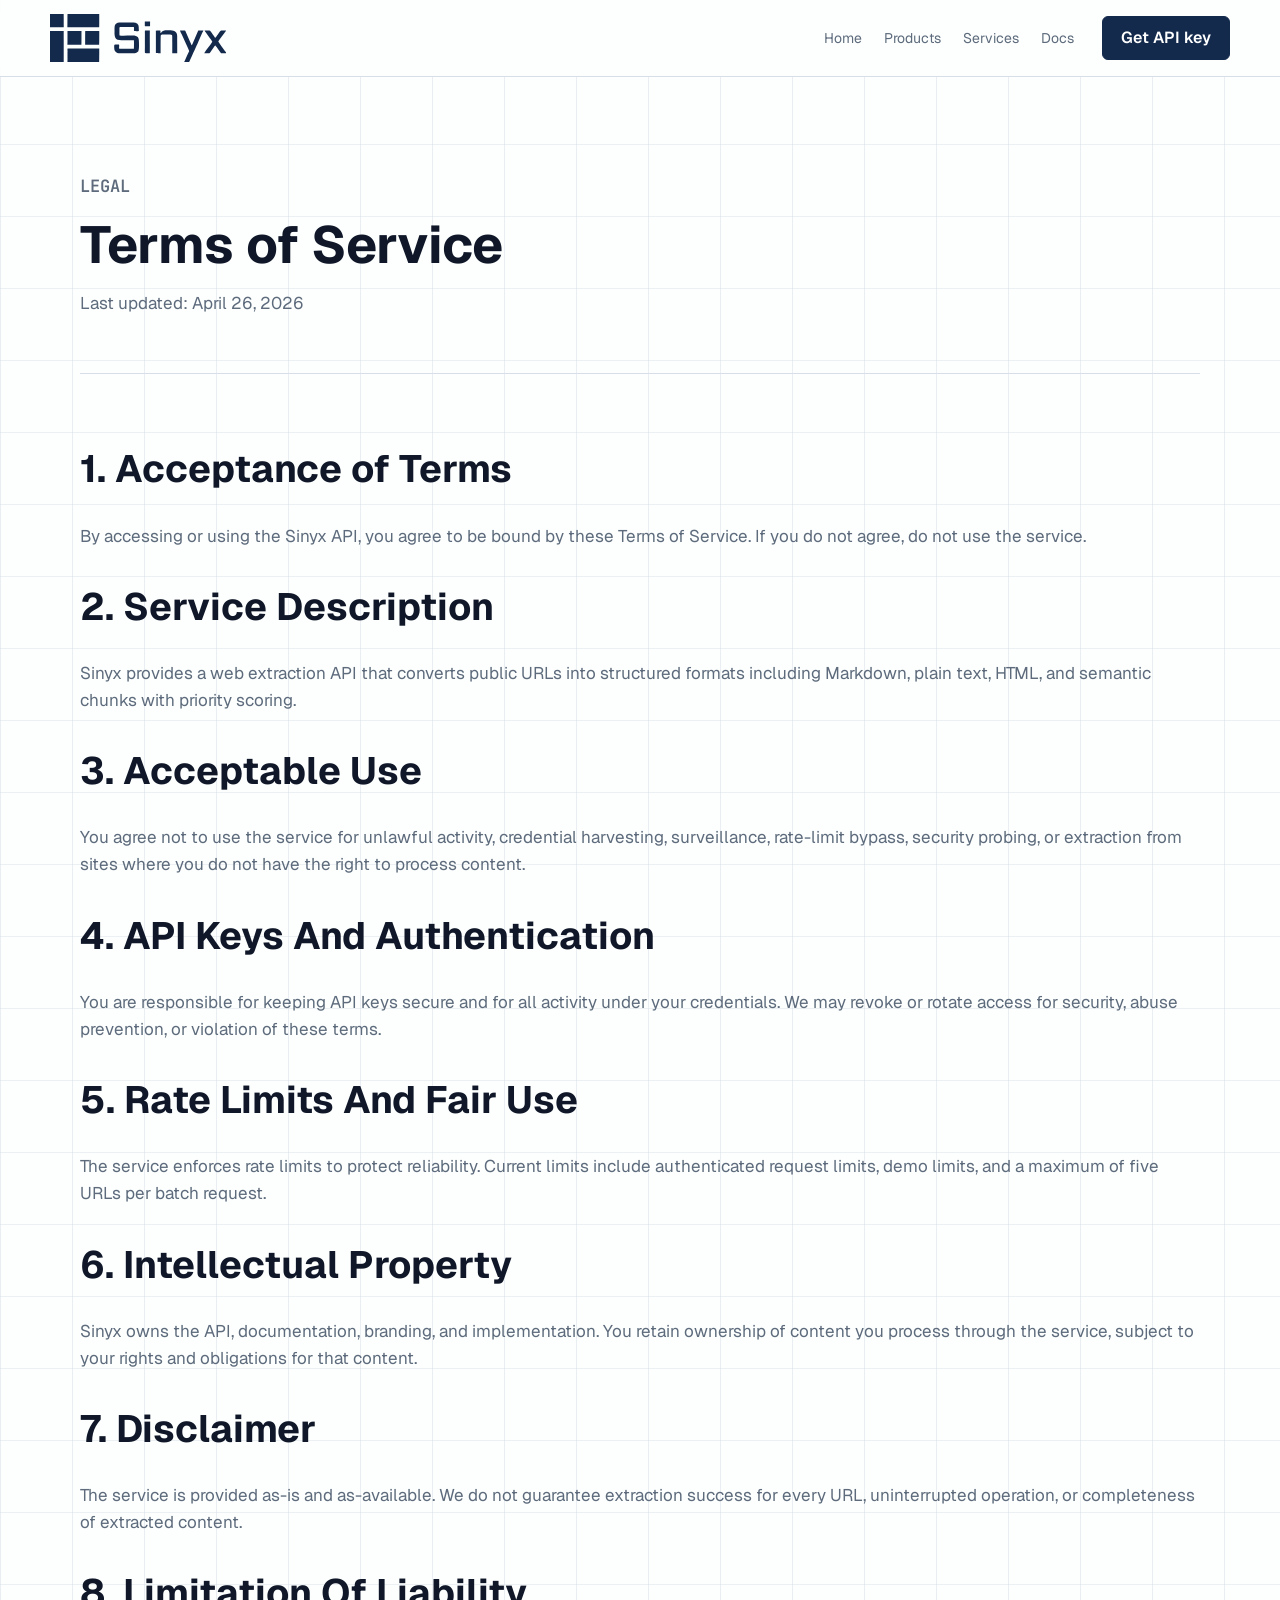
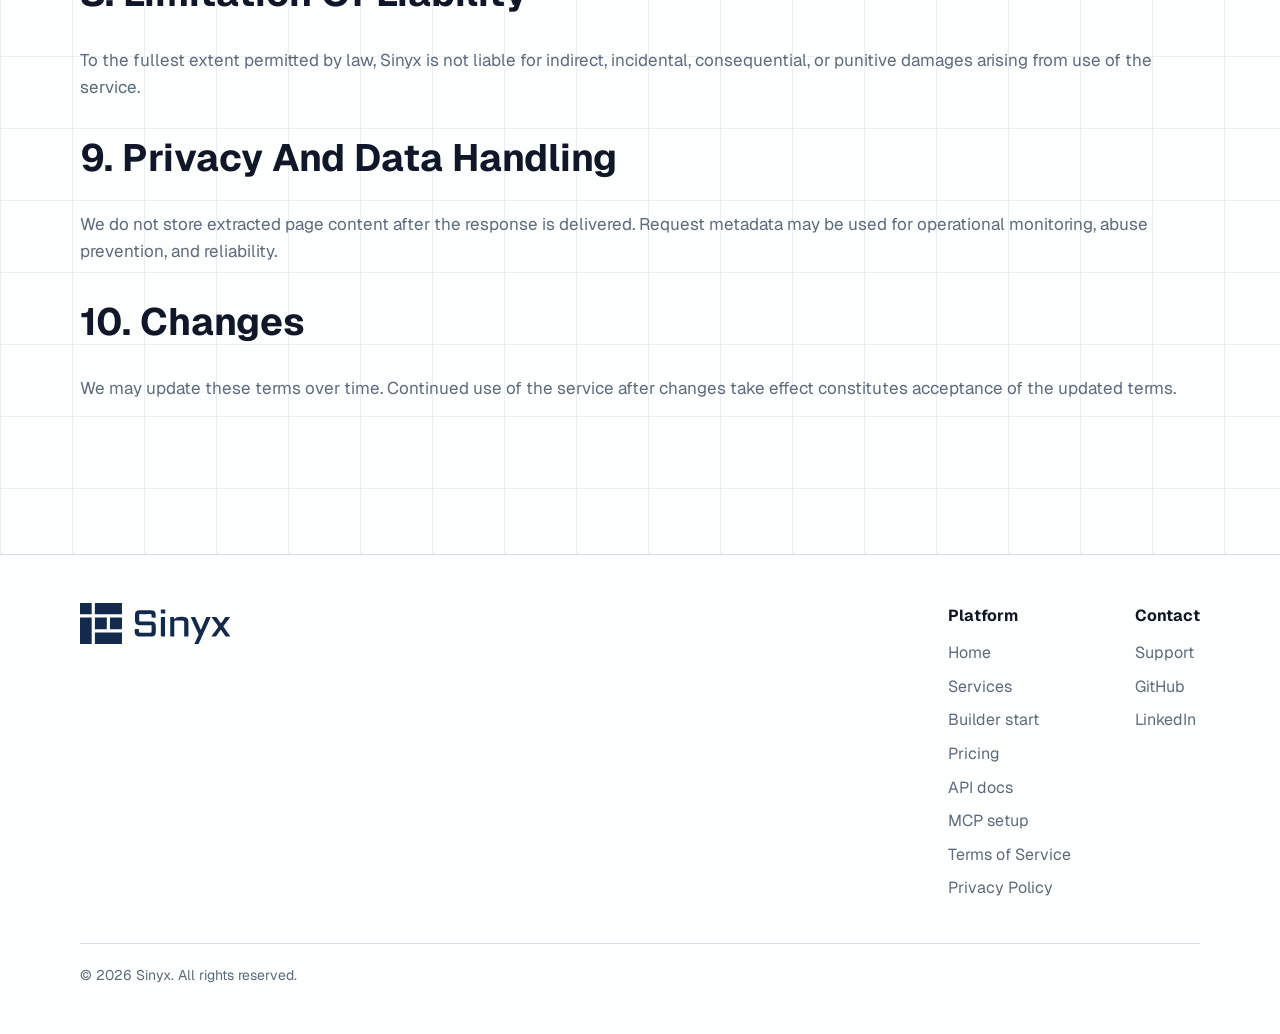
<file: tos.html>
<!DOCTYPE html>
<html lang="en">
<head>
  <meta charset="UTF-8">
  <meta name="viewport" content="width=device-width, initial-scale=1.0">
  <title>Terms of Service - Sinyx</title>
  <meta name="description" content="Terms of Service for the Sinyx API.">
  <meta name="robots" content="noindex">
  <meta name="theme-color" content="#142A4C">
  <link rel="canonical" href="https://sinyx.me/tos">
  <link rel="icon" type="image/svg+xml" href="assets/icons/favicon.svg">
  <link rel="icon" type="image/png" sizes="32x32" href="assets/icons/favicon-32.png">
  <link rel="apple-touch-icon" sizes="180x180" href="assets/icons/apple-touch-icon.png">
  <link rel="manifest" href="site.webmanifest">
  <link rel="preconnect" href="https://fonts.googleapis.com">
  <link rel="preconnect" href="https://fonts.gstatic.com" crossorigin>
  <link href="https://fonts.googleapis.com/css2?family=Geist:wght@400;500;600;700&family=JetBrains+Mono:wght@400;500;600&display=swap" rel="stylesheet">
  <link rel="stylesheet" href="styles.css">
</head>
<body>
  <nav class="site-nav" aria-label="Main navigation">
    <div class="nav-inner">
      <a class="brand-link" href="/" aria-label="Sinyx home">
        <img src="assets/logo/sinyx-logo-primary.svg" alt="Sinyx" class="brand-logo">
      </a>
      <div class="nav-links">
        <a href="/">Home</a>
        <a href="/products">Products</a>
        <a href="/services">Services</a>
        <a href="/docs">Docs</a>
      </div>
      <a class="nav-cta" href="https://rapidapi.com/ibasitkhan98/api/sinyx/pricing" target="_blank" rel="noreferrer">Get API key</a>
    </div>
  </nav>

  <main class="doc-layout shell">
    <header class="doc-hero">
      <p class="eyebrow">Legal</p>
      <h1>Terms of Service</h1>
      <p>Last updated: April 26, 2026</p>
    </header>

    <section class="doc-section legal-copy">
      <h2>1. Acceptance of Terms</h2>
      <p>By accessing or using the Sinyx API, you agree to be bound by these Terms of Service. If you do not agree, do not use the service.</p>

      <h2>2. Service Description</h2>
      <p>Sinyx provides a web extraction API that converts public URLs into structured formats including Markdown, plain text, HTML, and semantic chunks with priority scoring.</p>

      <h2>3. Acceptable Use</h2>
      <p>You agree not to use the service for unlawful activity, credential harvesting, surveillance, rate-limit bypass, security probing, or extraction from sites where you do not have the right to process content.</p>

      <h2>4. API Keys And Authentication</h2>
      <p>You are responsible for keeping API keys secure and for all activity under your credentials. We may revoke or rotate access for security, abuse prevention, or violation of these terms.</p>

      <h2>5. Rate Limits And Fair Use</h2>
      <p>The service enforces rate limits to protect reliability. Current limits include authenticated request limits, demo limits, and a maximum of five URLs per batch request.</p>

      <h2>6. Intellectual Property</h2>
      <p>Sinyx owns the API, documentation, branding, and implementation. You retain ownership of content you process through the service, subject to your rights and obligations for that content.</p>

      <h2>7. Disclaimer</h2>
      <p>The service is provided as-is and as-available. We do not guarantee extraction success for every URL, uninterrupted operation, or completeness of extracted content.</p>

      <h2>8. Limitation Of Liability</h2>
      <p>To the fullest extent permitted by law, Sinyx is not liable for indirect, incidental, consequential, or punitive damages arising from use of the service.</p>

      <h2>9. Privacy And Data Handling</h2>
      <p>We do not store extracted page content after the response is delivered. Request metadata may be used for operational monitoring, abuse prevention, and reliability.</p>

      <h2>10. Changes</h2>
      <p>We may update these terms over time. Continued use of the service after changes take effect constitutes acceptance of the updated terms.</p>
    </section>
  </main>

  <footer class="site-footer">
    <div class="shell footer-grid">
      <img src="assets/logo/sinyx-logo-primary.svg" alt="Sinyx" class="footer-logo">
      <div>
        <h4>Platform</h4>
        <a href="/">Home</a>
        <a href="/services">Services</a>
        <a href="/start">Builder start</a>
        <a href="/pricing">Pricing</a>
        <a href="/docs">API docs</a>
        <a href="/mcp">MCP setup</a>
        <a href="/tos">Terms of Service</a>
        <a href="/privacy">Privacy Policy</a>
      </div>
      <div>
        <h4>Contact</h4>
        <a href="mailto:ibasitkhan.98@gmail.com">Support</a>
        <a href="https://github.com/imbasito" target="_blank" rel="noreferrer">GitHub</a>
        <a href="https://www.linkedin.com/in/imbasito" target="_blank" rel="noreferrer">LinkedIn</a>
      </div>
    </div>
    <div class="shell footer-bottom">
      <p>&copy; 2026 Sinyx. All rights reserved.</p>
    </div>
  </footer>
</body>
</html>
</file>
<file: styles.css>
:root {
  --brand: #142A4C;
  --brand-deep: #182C4D;
  --canvas: #FDFFFE;
  --surface: #F6F8FB;
  --surface-muted: #EEF2F6;
  --text-strong: #0F1728;
  --text: #223248;
  --text-muted: #5D6B7C;
  --border: #D7DEE8;
  --border-strong: #BCC7D5;
  --success: #1F7A5A;
  --danger: #B24040;
  --mono: "JetBrains Mono", "Courier New", monospace;
  --sans: "Geist", Arial, Helvetica, sans-serif;
  color-scheme: light;
}

* {
  box-sizing: border-box;
}

html {
  scroll-behavior: smooth;
  scroll-padding-top: 96px;
}

body {
  margin: 0;
  background:
    linear-gradient(90deg, rgba(215, 222, 232, 0.5) 1px, transparent 1px),
    linear-gradient(180deg, rgba(215, 222, 232, 0.45) 1px, transparent 1px),
    var(--canvas);
  background-size: 72px 72px;
  color: var(--text);
  font-family: var(--sans);
  line-height: 1.6;
}

a {
  color: inherit;
}

img {
  max-width: 100%;
}

.shell {
  width: min(1120px, calc(100% - 40px));
  margin: 0 auto;
}

.site-nav {
  position: sticky;
  top: 0;
  z-index: 50;
  background: rgba(253, 255, 254, 0.92);
  border-bottom: 1px solid var(--border);
  backdrop-filter: blur(16px);
}

.nav-inner {
  width: min(1180px, calc(100% - 32px));
  min-height: 76px;
  margin: 0 auto;
  display: grid;
  grid-template-columns: 1fr auto auto;
  align-items: center;
  gap: 28px;
}

.brand-logo {
  width: 176px;
  display: block;
}

.nav-links {
  display: flex;
  align-items: center;
  gap: 22px;
  color: var(--text-muted);
  font-size: 14px;
}

.nav-links a,
.site-footer a {
  text-decoration: none;
}

.nav-links a:hover,
.site-footer a:hover {
  color: var(--brand);
}

.text-link {
  display: inline-flex;
  margin-top: 12px;
  color: var(--brand);
  font-weight: 600;
  text-decoration: none;
}

.text-link:hover {
  color: var(--brand-deep);
}

.nav-cta,
.button {
  display: inline-flex;
  align-items: center;
  justify-content: center;
  min-height: 44px;
  padding: 0 18px;
  border: 1px solid var(--brand);
  border-radius: 6px;
  font-weight: 600;
  text-decoration: none;
  transition: background 160ms ease, color 160ms ease, border-color 160ms ease;
}

.nav-cta,
.button-primary {
  background: var(--brand);
  color: #fff;
}

.button-secondary {
  background: transparent;
  color: var(--brand);
}

.button:hover,
.nav-cta:hover {
  background: var(--brand-deep);
  color: #fff;
}

.hero-section {
  padding: 72px 0 64px;
  border-bottom: 1px solid var(--border);
}

.hero-grid {
  display: grid;
  grid-template-columns: minmax(0, 1fr) minmax(360px, 500px);
  gap: 56px;
  align-items: center;
}

.eyebrow {
  margin: 0 0 18px;
  color: var(--brand);
  font-family: var(--mono);
  font-size: 13px;
  font-weight: 600;
  text-transform: uppercase;
}

h1,
h2,
h3,
p {
  margin-top: 0;
}

h1 {
  max-width: 720px;
  margin-bottom: 18px;
  color: var(--text-strong);
  font-size: 58px;
  line-height: 1.04;
  letter-spacing: 0;
}

h2 {
  color: var(--text-strong);
  font-size: 38px;
  line-height: 1.12;
  letter-spacing: 0;
}

h3 {
  color: var(--text-strong);
  font-size: 20px;
  line-height: 1.25;
}

.hero-text {
  max-width: 640px;
  color: var(--text-muted);
  font-size: 19px;
}

.hero-actions {
  display: flex;
  flex-wrap: wrap;
  gap: 12px;
  margin-top: 22px;
}

.proof-panel,
.demo-surface,
.output-panel,
.doc-section pre {
  background: rgba(246, 248, 251, 0.92);
  border: 1px solid var(--border);
  border-radius: 6px;
  box-shadow: 0 18px 42px rgba(15, 23, 40, 0.06);
}

.proof-panel {
  overflow: hidden;
}

.proof-header,
.output-header {
  display: flex;
  justify-content: space-between;
  gap: 16px;
  padding: 14px 18px;
  border-bottom: 1px solid var(--border);
  color: var(--text-muted);
  font-family: var(--mono);
  font-size: 12px;
}

pre {
  margin: 0;
  overflow-x: auto;
}

code {
  font-family: var(--mono);
}

.proof-panel pre,
.output-panel pre,
.doc-section pre {
  padding: 20px;
  color: var(--text);
  font-family: var(--mono);
  font-size: 14px;
  line-height: 1.65;
}

.section-band {
  padding: 88px 0;
  background: rgba(246, 248, 251, 0.82);
  border-bottom: 1px solid var(--border);
}

.split-section {
  display: grid;
  grid-template-columns: minmax(0, 0.82fr) minmax(420px, 1fr);
  gap: 64px;
  align-items: start;
}

.section-copy p,
.section-heading p,
.final-cta p,
.doc-hero p,
.doc-section p,
.legal-copy p {
  color: var(--text-muted);
  font-size: 17px;
}

.demo-surface {
  padding: 24px;
}

.demo-input-group input,
.demo-controls select {
  width: 100%;
  min-height: 48px;
  border: 1px solid var(--border-strong);
  border-radius: 6px;
  background: #fff;
  color: var(--text);
  font: inherit;
}

.demo-input-group input {
  padding: 0 16px;
  font-family: var(--mono);
}

.demo-controls {
  display: grid;
  grid-template-columns: 1fr auto;
  gap: 12px;
  margin: 12px 0 20px;
}

.demo-controls select {
  padding: 0 14px;
}

.demo-btn:disabled {
  opacity: 0.5;
  cursor: not-allowed;
}

.cf-turnstile-wrapper {
  min-height: 70px;
  display: flex;
  justify-content: center;
  margin-bottom: 12px;
}

.demo-status {
  min-height: 24px;
  margin-bottom: 14px;
  color: var(--text-muted);
  font-size: 14px;
}

.demo-status.success {
  color: var(--success);
}

.demo-status.error {
  color: var(--danger);
}

.output-panel {
  overflow: hidden;
  box-shadow: none;
}

.output-panel pre {
  max-height: 420px;
}

.trust-grid,
.format-grid {
  display: grid;
  grid-template-columns: repeat(4, 1fr);
  gap: 18px;
  padding: 88px 0;
}

.trust-grid article,
.format-grid article {
  min-height: 220px;
  padding: 28px;
  background: rgba(253, 255, 254, 0.94);
  border: 1px solid var(--border);
}

.trust-grid {
  grid-template-columns: repeat(4, 1fr);
}

.metric {
  color: var(--brand);
  font-family: var(--mono);
  font-weight: 600;
}

.section-heading {
  max-width: 680px;
  margin-bottom: 32px;
}

.format-grid {
  grid-template-columns: repeat(3, minmax(0, 1fr));
  padding: 0;
  gap: 20px;
}

.agent-grid {
  display: grid;
  grid-template-columns: minmax(0, 0.95fr) minmax(320px, 0.8fr);
  gap: 48px;
  align-items: center;
}

.agent-card {
  overflow: hidden;
  background: linear-gradient(145deg, rgba(255, 255, 255, 0.96), rgba(231, 237, 246, 0.88));
  border: 1px solid var(--border);
  border-radius: 10px;
  box-shadow: 0 22px 54px rgba(20, 42, 76, 0.1);
}

.agent-card pre {
  margin: 0;
  padding: 24px;
  overflow-x: auto;
  color: var(--text);
  font-family: var(--mono);
  font-size: 14px;
}

.compact-grid {
  padding: 28px 0 0;
}

.final-cta {
  padding: 96px 0;
  text-align: center;
}

.final-cta h2,
.final-cta p {
  margin-left: auto;
  margin-right: auto;
  max-width: 680px;
}

.final-cta .hero-actions {
  justify-content: center;
}

.site-footer {
  padding: 48px 0;
  border-top: 1px solid var(--border);
  background: var(--canvas);
}

.footer-grid {
  display: grid;
  grid-template-columns: 1fr auto auto;
  gap: 64px;
  align-items: start;
}

.footer-grid-wide {
  grid-template-columns: 1fr auto auto auto;
}

.footer-logo {
  width: 150px;
}

.site-footer h4 {
  margin: 0 0 12px;
  color: var(--text-strong);
}

.site-footer a {
  display: block;
  margin: 8px 0;
  color: var(--text-muted);
}

.footer-bottom {
  margin-top: 34px;
  padding-top: 20px;
  border-top: 1px solid var(--border);
}

.footer-bottom p {
  margin: 0;
  color: var(--text-muted);
  font-size: 14px;
}

.compact-footer {
  padding: 0 0 32px;
  border-top: 0;
}

.doc-layout {
  padding: 96px 0;
}

.doc-hero {
  max-width: 780px;
  margin-bottom: 56px;
}

.doc-hero h1 {
  font-size: 52px;
}

.doc-section {
  padding: 38px 0;
  border-top: 1px solid var(--border);
}

.pricing-grid {
  display: grid;
  grid-template-columns: minmax(0, 1fr) 360px;
  gap: 48px;
  align-items: start;
}

.plan-grid {
  display: grid;
  grid-template-columns: repeat(2, minmax(0, 1fr));
  gap: 14px;
  margin: 28px 0 10px;
}

.plan-grid article {
  min-height: 180px;
  padding: 24px;
  background: rgba(253, 255, 254, 0.94);
  border: 1px solid var(--border);
  border-radius: 6px;
}

.plan-grid h3 {
  margin: 10px 0 8px;
}

.plan-grid p {
  margin: 0;
  font-size: 15px;
}

.pricing-panel {
  padding: 32px;
  background: rgba(253, 255, 254, 0.94);
  border: 1px solid var(--border);
  border-radius: 6px;
  box-shadow: 0 18px 42px rgba(15, 23, 40, 0.06);
}

.pricing-panel .metric {
  display: block;
  margin-bottom: 14px;
}

.pricing-list {
  padding: 0;
  margin: 24px 0 0;
  list-style: none;
}

.pricing-list li {
  padding: 14px 0;
  border-top: 1px solid var(--border);
  color: var(--text-muted);
}

.pricing-actions {
  display: flex;
  flex-wrap: wrap;
  gap: 12px;
  margin-top: 28px;
}

.plan-grid-3 {
  grid-template-columns: repeat(3, minmax(0, 1fr));
}

.plan-price {
  margin: 12px 0 4px;
  color: var(--text-strong);
  font-size: 36px;
  font-weight: 700;
  line-height: 1.1;
}

.plan-price-period {
  font-size: 16px;
  font-weight: 500;
  color: var(--text-muted);
}

.plan-grid article.featured {
  border-color: var(--brand);
  box-shadow: 0 0 0 1px var(--brand), 0 18px 42px rgba(15, 23, 40, 0.08);
}

.plan-includes {
  margin: 12px 0 0;
  padding: 0;
  list-style: none;
}

.plan-includes li {
  padding: 6px 0;
  color: var(--text-muted);
  font-size: 14px;
}

.plan-includes li::before {
  content: "✓ ";
  color: var(--success);
  font-weight: 600;
}

.endpoint-row {
  display: flex;
  flex-wrap: wrap;
  gap: 14px;
  align-items: center;
  margin: 20px 0;
}

.endpoint-row span {
  padding: 4px 9px;
  background: var(--brand);
  color: #fff;
  border-radius: 4px;
  font-family: var(--mono);
  font-size: 12px;
}

table {
  width: 100%;
  margin: 22px 0;
  border-collapse: collapse;
  background: rgba(253, 255, 254, 0.94);
  border: 1px solid var(--border);
}

th,
td {
  padding: 16px;
  border-bottom: 1px solid var(--border);
  text-align: left;
  vertical-align: top;
}

th {
  color: var(--text-strong);
  font-size: 13px;
}

td {
  color: var(--text-muted);
}

.legal-copy h2 {
  margin-top: 36px;
}

.error-layout {
  min-height: 100vh;
  display: grid;
  place-items: center;
  padding: 48px 0;
}

.error-card {
  max-width: 720px;
  padding: 48px;
  background: rgba(253, 255, 254, 0.94);
  border: 1px solid var(--border);
  border-radius: 6px;
  box-shadow: 0 18px 42px rgba(15, 23, 40, 0.06);
}

.error-card img {
  width: 156px;
  margin-bottom: 40px;
}

.error-code {
  color: var(--brand);
  font-family: var(--mono);
  font-size: 13px;
  font-weight: 600;
  letter-spacing: 0.08em;
  text-transform: uppercase;
}

@media (max-width: 900px) {
  .nav-inner {
    grid-template-columns: 1fr;
    gap: 12px;
    padding: 16px 0;
  }

  .nav-links {
    flex-wrap: wrap;
  }

  .nav-cta {
    width: fit-content;
  }

  .hero-grid,
  .split-section,
  .agent-grid,
  .pricing-grid,
  .footer-grid,
  .footer-grid-wide {
    grid-template-columns: 1fr;
  }

  .plan-grid,
  .plan-grid-3 {
    grid-template-columns: 1fr;
  }

  h1,
  .doc-hero h1 {
    font-size: 44px;
  }

  .trust-grid,
  .format-grid {
    grid-template-columns: repeat(2, 1fr);
  }
}

@media (max-width: 560px) {
  .shell {
    width: min(100% - 28px, 1120px);
  }

  .brand-logo {
    width: 148px;
  }

  h1,
  .doc-hero h1 {
    font-size: 36px;
  }

  h2 {
    font-size: 30px;
  }

  .hero-section,
  .section-band,
  .doc-layout {
    padding: 54px 0;
  }

  .demo-controls {
    grid-template-columns: 1fr;
  }

  .button,
  .nav-cta {
    width: 100%;
  }

  .trust-grid,
  .format-grid {
    grid-template-columns: 1fr;
  }

  .proof-panel pre,
  .output-panel pre,
  .doc-section pre {
    font-size: 12px;
  }
}
</file>
